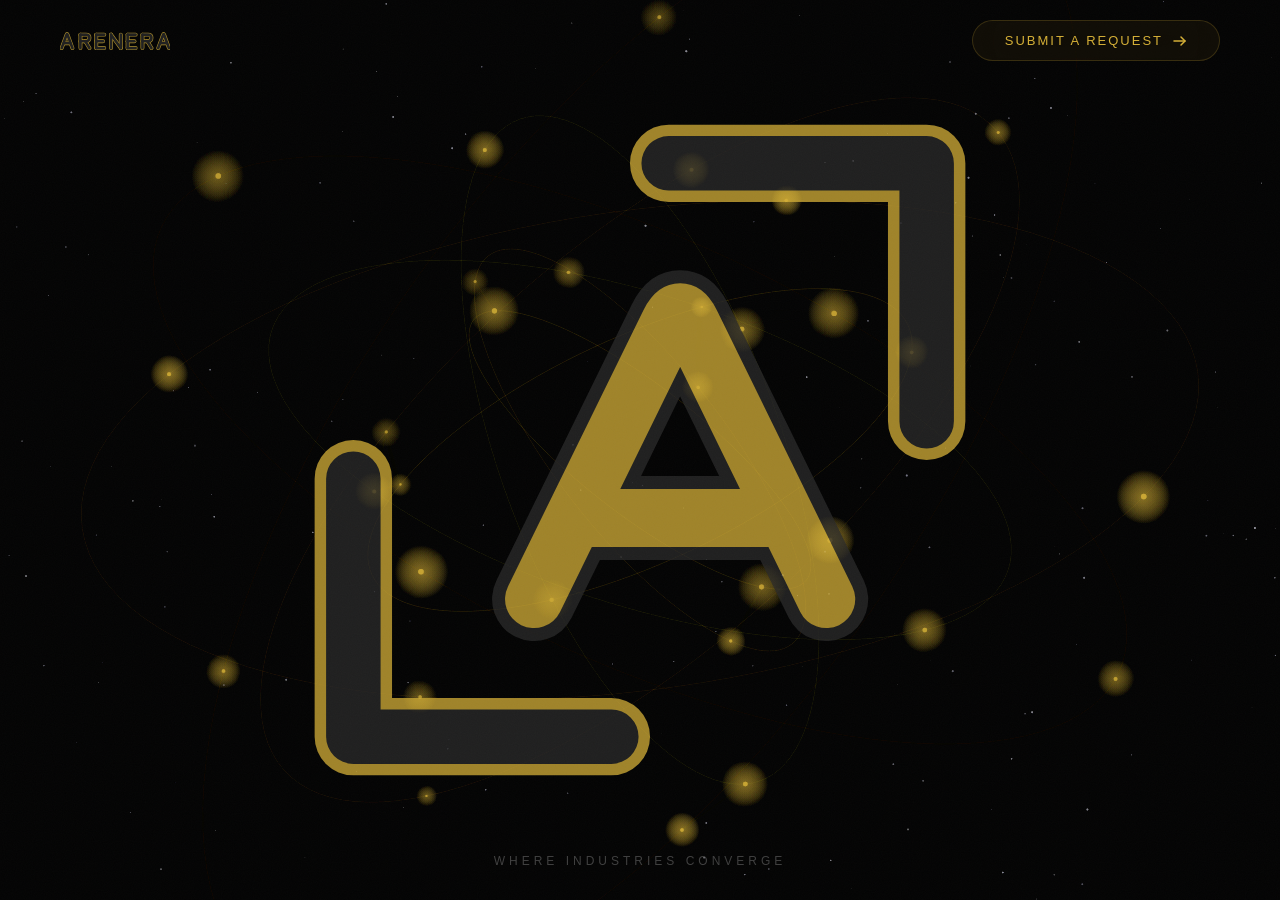
<file: index.html>
<!DOCTYPE html>
<html lang="en">
<head>
  <meta charset="UTF-8">
  <meta name="viewport" content="width=device-width, initial-scale=1.0">
  <title>ARENERA — Where Industries Converge</title>
  <meta name="description" content="Arenera — a premium holding company spanning construction, agriculture, fintech, investments, IT, and AI.">
  <link rel="icon" type="image/svg+xml" href="assets/logo.svg">
  <style>
    *, *::before, *::after { margin: 0; padding: 0; box-sizing: border-box; }
    :root { --black: #050505; --gold: #D4AF37; --platinum: #E5E4E2; --silver: #7A7A7A; }

    html, body {
      height: 100%; overflow: hidden;
      font-family: -apple-system, 'Helvetica Neue', 'Helvetica', 'Arial', sans-serif;
      background: var(--black); color: var(--platinum);
      -webkit-font-smoothing: antialiased;
    }

    /* ─── Header ─── */
    .header {
      position: fixed; top: 0; left: 0; right: 0; z-index: 100;
      display: flex; align-items: center; justify-content: space-between;
      padding: 20px clamp(24px, 5vw, 60px);
    }
    .header-wordmark { height: 18px; width: auto; opacity: 0.8; }

    /* Brand button — iOS 26 + Arenera identity */
    .btn-brand {
      display: inline-flex; align-items: center; gap: 10px;
      padding: 12px 32px;
      font-size: 13px; font-weight: 500; letter-spacing: 2px; text-transform: uppercase;
      color: var(--gold);
      background: rgba(212, 175, 55, 0.06);
      backdrop-filter: blur(24px) saturate(180%);
      -webkit-backdrop-filter: blur(24px) saturate(180%);
      border: 1px solid rgba(212, 175, 55, 0.2);
      border-radius: 100px;
      cursor: pointer; text-decoration: none;
      font-family: inherit;
      transition: all 0.4s cubic-bezier(0.16, 1, 0.3, 1);
      position: relative; overflow: hidden;
    }
    .btn-brand::before {
      content: ''; position: absolute; inset: 0;
      background: linear-gradient(135deg, rgba(212,175,55,0.15), rgba(212,175,55,0.03));
      border-radius: 100px; opacity: 0;
      transition: opacity 0.4s;
    }
    .btn-brand:hover {
      border-color: rgba(212, 175, 55, 0.45);
      box-shadow: 0 0 28px rgba(212, 175, 55, 0.12), inset 0 0 20px rgba(212, 175, 55, 0.04);
      transform: scale(1.03);
    }
    .btn-brand:hover::before { opacity: 1; }
    .btn-brand:active { transform: scale(0.97); }
    .btn-brand span, .btn-brand svg { position: relative; z-index: 1; }
    .btn-brand svg { transition: transform 0.3s; }
    .btn-brand:hover svg { transform: translateX(3px); }

    /* ─── Canvas ─── */
    #bg-canvas { position: fixed; inset: 0; z-index: 0; }

    /* ─── Logo ─── */
    .logo-center {
      position: fixed; inset: 0; z-index: 10;
      display: flex; align-items: center; justify-content: center;
      pointer-events: none;
    }
    .logo-svg {
      width: clamp(420px, 75vw, 860px);
      height: clamp(420px, 75vw, 860px);
      opacity: 0;
    }

    /* All parts hidden initially */
    .logo-svg .bracket-bl,
    .logo-svg .bracket-tr,
    .logo-svg .letter-a { opacity: 0; }

    /* Stroke draw-in setup */
    .logo-svg path, .logo-svg g path {
      stroke-dasharray: 600;
      stroke-dashoffset: 600;
    }

    /* ── Stage 1: Container fades in ── */
    .logo-svg.animate {
      animation: logo-container-in 0.6s ease-out forwards;
    }

    @keyframes logo-container-in {
      from { opacity: 0; transform: scale(0.9); }
      to { opacity: 0.75; transform: scale(1); }
    }

    /* ── Stage 2: Bottom-left bracket draws in ── */
    .logo-svg.animate .bracket-bl {
      animation: part-fade-in 0.4s 0.3s ease-out forwards;
    }
    .logo-svg.animate .bracket-bl path {
      animation: draw-stroke 1.4s 0.3s cubic-bezier(0.4, 0, 0.2, 1) forwards;
    }

    /* ── Stage 3: Top-right bracket draws in ── */
    .logo-svg.animate .bracket-tr {
      animation: part-fade-in 0.4s 0.9s ease-out forwards;
    }
    .logo-svg.animate .bracket-tr path {
      animation: draw-stroke 1.4s 0.9s cubic-bezier(0.4, 0, 0.2, 1) forwards;
    }

    /* ── Stage 4: Letter A draws in last ── */
    .logo-svg.animate .letter-a {
      animation: part-fade-in 0.5s 1.6s ease-out forwards;
    }
    .logo-svg.animate .letter-a path {
      animation: draw-stroke 1.8s 1.6s cubic-bezier(0.4, 0, 0.2, 1) forwards;
    }

    @keyframes part-fade-in {
      from { opacity: 0; }
      to { opacity: 1; }
    }

    @keyframes draw-stroke {
      to { stroke-dashoffset: 0; }
    }

    /* ── Shimmer + breathe after all parts drawn ── */
    .logo-svg.animate {
      animation: logo-container-in 0.6s ease-out forwards,
                 logo-shimmer 5s 3.8s ease-in-out infinite,
                 logo-breathe 7s 4s ease-in-out infinite;
    }

    @keyframes logo-shimmer {
      0%, 100% { filter: drop-shadow(0 0 40px rgba(212,175,55,0.04)) brightness(1); }
      50% { filter: drop-shadow(0 0 70px rgba(212,175,55,0.10)) brightness(1.03); }
    }

    @keyframes logo-breathe {
      0%, 100% { transform: scale(1); }
      50% { transform: scale(1.008); }
    }

    /* ─── Noise ─── */
    .noise {
      position: fixed; inset: 0; pointer-events: none; z-index: 50; opacity: 0.025;
      background-image: url("data:image/svg+xml,%3Csvg viewBox='0 0 256 256' xmlns='http://www.w3.org/2000/svg'%3E%3Cfilter id='n'%3E%3CfeTurbulence type='fractalNoise' baseFrequency='0.9' numOctaves='4' stitchTiles='stitch'/%3E%3C/filter%3E%3Crect width='100%25' height='100%25' filter='url(%23n)'/%3E%3C/svg%3E");
      background-repeat: repeat; background-size: 256px;
    }

    /* ─── Tagline ─── */
    .tagline {
      position: fixed; bottom: 32px; left: 0; right: 0; z-index: 10;
      text-align: center;
      font-size: 12px; font-weight: 400; letter-spacing: 4px;
      text-transform: uppercase; color: var(--silver); opacity: 0;
      animation: fade-up 1s 3s ease-out forwards;
    }
    @keyframes fade-up {
      from { opacity: 0; transform: translateY(10px); }
      to { opacity: 0.5; transform: translateY(0); }
    }

    /* ─── Mobile responsive ─── */
    @media (max-width: 768px) {
      .header {
        padding: 14px 16px;
      }
      .header-wordmark { height: 14px; }
      .btn-brand {
        padding: 10px 20px;
        font-size: 11px; letter-spacing: 1.5px;
        gap: 6px;
      }
      .btn-brand svg { width: 11px; height: 11px; }
      .logo-svg {
        width: clamp(280px, 85vw, 420px);
        height: clamp(280px, 85vw, 420px);
      }
      .tagline {
        bottom: 20px;
        font-size: 10px; letter-spacing: 3px;
      }
    }

    @media (max-width: 480px) {
      .header {
        padding: 12px 14px;
      }
      .header-wordmark { height: 12px; }
      .btn-brand {
        padding: 8px 16px;
        font-size: 10px; letter-spacing: 1px;
        gap: 5px;
      }
      .logo-svg {
        width: clamp(240px, 88vw, 340px);
        height: clamp(240px, 88vw, 340px);
      }
      .tagline {
        bottom: 16px;
        font-size: 9px; letter-spacing: 2.5px;
      }
    }

    /* Landscape phones */
    @media (max-height: 500px) {
      .logo-svg {
        width: clamp(200px, 60vh, 360px);
        height: clamp(200px, 60vh, 360px);
      }
      .tagline { bottom: 8px; font-size: 9px; }
    }
  </style>
</head>
<body>

  <div class="noise" aria-hidden="true"></div>

  <!-- Header -->
  <header class="header">
    <svg class="header-wordmark" viewBox="-2 -6 454 74" xmlns="http://www.w3.org/2000/svg" aria-label="Arenera">
      <g fill="none" stroke="#D4AF37" stroke-width="16" stroke-linecap="round" stroke-linejoin="round">
        <path d="M 5 60 L 25 5 Q 27 0 29 5 L 49 60"/><path d="M 14 40 L 40 40"/><path d="M 82 60 L 82 5"/><path d="M 82 5 L 105 5 Q 119 5 119 18 Q 119 32 105 32 L 82 32"/><path d="M 102 32 L 119 60"/><path d="M 147 60 L 147 5"/><path d="M 147 5 L 180 5"/><path d="M 147 32 L 175 32"/><path d="M 147 60 L 180 60"/><path d="M 208 60 L 208 5"/><path d="M 208 5 L 248 60"/><path d="M 248 60 L 248 5"/><path d="M 276 60 L 276 5"/><path d="M 276 5 L 309 5"/><path d="M 276 32 L 304 32"/><path d="M 276 60 L 309 60"/><path d="M 337 60 L 337 5"/><path d="M 337 5 L 360 5 Q 374 5 374 18 Q 374 32 360 32 L 337 32"/><path d="M 357 32 L 374 60"/><path d="M 402 60 L 422 5 Q 424 0 426 5 L 446 60"/><path d="M 411 40 L 437 40"/>
      </g>
      <g fill="none" stroke="#2A2A2A" stroke-width="11" stroke-linecap="round" stroke-linejoin="round">
        <path d="M 5 60 L 25 5 Q 27 0 29 5 L 49 60"/><path d="M 14 40 L 40 40"/><path d="M 82 60 L 82 5"/><path d="M 82 5 L 105 5 Q 119 5 119 18 Q 119 32 105 32 L 82 32"/><path d="M 102 32 L 119 60"/><path d="M 147 60 L 147 5"/><path d="M 147 5 L 180 5"/><path d="M 147 32 L 175 32"/><path d="M 147 60 L 180 60"/><path d="M 208 60 L 208 5"/><path d="M 208 5 L 248 60"/><path d="M 248 60 L 248 5"/><path d="M 276 60 L 276 5"/><path d="M 276 5 L 309 5"/><path d="M 276 32 L 304 32"/><path d="M 276 60 L 309 60"/><path d="M 337 60 L 337 5"/><path d="M 337 5 L 360 5 Q 374 5 374 18 Q 374 32 360 32 L 337 32"/><path d="M 357 32 L 374 60"/><path d="M 402 60 L 422 5 Q 424 0 426 5 L 446 60"/><path d="M 411 40 L 437 40"/>
      </g>
    </svg>
    <a href="mailto:bv@arenera.limited" class="btn-brand">
      <span>Submit a Request</span>
      <svg width="14" height="14" viewBox="0 0 14 14" fill="none" stroke="currentColor" stroke-width="1.5" stroke-linecap="round" stroke-linejoin="round">
        <line x1="1" y1="7" x2="12" y2="7"/><polyline points="8,3 12,7 8,11"/>
      </svg>
    </a>
  </header>

  <!-- Background -->
  <canvas id="bg-canvas" aria-hidden="true"></canvas>

  <!-- Centered logo -->
  <div class="logo-center">
    <svg class="logo-svg" viewBox="0 0 300 300" xmlns="http://www.w3.org/2000/svg">
      <!-- Bottom-left bracket (square: 90×90) -->
      <g class="bracket-bl">
        <path d="M 50 160 L 50 250 L 140 250" fill="none" stroke="#D4AF37" stroke-width="27" stroke-linecap="round" stroke-linejoin="round"/>
        <path d="M 50 160 L 50 250 L 140 250" fill="none" stroke="#2A2A2A" stroke-width="19" stroke-linecap="round" stroke-linejoin="round"/>
      </g>
      <!-- Letter A (scaled 94.4%) -->
      <g class="letter-a" transform="translate(164, 152) scale(0.944) translate(-164, -152)">
        <g fill="none" stroke="#2A2A2A" stroke-width="31" stroke-linecap="round" stroke-linejoin="round">
          <path d="M 110 205 L 160 103 Q 164 95 168 103 L 218 205"/>
          <path d="M 130 175 L 198 175"/>
        </g>
        <g fill="none" stroke="#D4AF37" stroke-width="21.4" stroke-linecap="round" stroke-linejoin="round">
          <path d="M 110 205 L 160 103 Q 164 95 168 103 L 218 205"/>
          <path d="M 130 175 L 198 175"/>
        </g>
      </g>
      <!-- Top-right bracket (square: 90×90) -->
      <g class="bracket-tr">
        <path d="M 250 140 L 250 50 L 160 50" fill="none" stroke="#D4AF37" stroke-width="27" stroke-linecap="round" stroke-linejoin="round"/>
        <path d="M 250 140 L 250 50 L 160 50" fill="none" stroke="#2A2A2A" stroke-width="19" stroke-linecap="round" stroke-linejoin="round"/>
      </g>
    </svg>
  </div>

  <p class="tagline">Where Industries Converge</p>

  <script>
  (function() {
    'use strict';

    // Trigger logo draw-in animation
    setTimeout(() => document.querySelector('.logo-svg').classList.add('animate'), 400);

    const canvas = document.getElementById('bg-canvas');
    const ctx = canvas.getContext('2d');
    let W, H, cx, cy, time = 0;

    function resize() {
      W = canvas.width = window.innerWidth;
      H = canvas.height = window.innerHeight;
      cx = W / 2; cy = H / 2;
    }
    resize();
    window.addEventListener('resize', resize);

    // ─── Full-screen orbital system ───
    const orbits = [
      { rx: 0.42, ry: 0.16, tilt: -25, speed: 0.0004,  dots: 4, opacity: 0.055 },
      { rx: 0.55, ry: 0.22, tilt: 18,  speed: -0.00028, dots: 3, opacity: 0.045 },
      { rx: 0.68, ry: 0.28, tilt: -42, speed: 0.00022, dots: 5, opacity: 0.035 },
      { rx: 0.35, ry: 0.12, tilt: 52,  speed: 0.00038, dots: 3, opacity: 0.05 },
      { rx: 0.80, ry: 0.34, tilt: -8,  speed: -0.00018, dots: 4, opacity: 0.03 },
      { rx: 0.30, ry: 0.09, tilt: 38,  speed: 0.00048, dots: 2, opacity: 0.055 },
      { rx: 0.92, ry: 0.40, tilt: -55, speed: 0.00014, dots: 5, opacity: 0.022 },
      { rx: 0.50, ry: 0.20, tilt: 70,  speed: -0.00032, dots: 3, opacity: 0.04 },
      { rx: 0.75, ry: 0.30, tilt: 25,  speed: 0.0002,  dots: 4, opacity: 0.028 },
    ];

    orbits.forEach(o => {
      o.satellites = [];
      for (let i = 0; i < o.dots; i++) {
        o.satellites.push({
          angle: (Math.PI * 2 / o.dots) * i + Math.random() * 0.8,
          size: 1 + Math.random() * 1.8,
          brightness: 0.35 + Math.random() * 0.65,
        });
      }
    });

    // ─── Dense star field ───
    const stars = [];
    for (let i = 0; i < 200; i++) {
      stars.push({
        x: Math.random(), y: Math.random(),
        size: Math.random() * 0.9 + 0.15,
        twinkleSpeed: 0.0008 + Math.random() * 0.004,
        twinkleOffset: Math.random() * Math.PI * 2,
        baseOpacity: 0.08 + Math.random() * 0.2,
      });
    }

    function getAllSatPositions() {
      const positions = [];
      const dim = Math.max(W, H);
      orbits.forEach(o => {
        const tiltRad = o.tilt * Math.PI / 180;
        const cosT = Math.cos(tiltRad), sinT = Math.sin(tiltRad);
        const aRx = o.rx * dim * 0.55;
        const aRy = o.ry * dim * 0.55;
        o.satellites.forEach(s => {
          const a = s.angle + time * o.speed;
          const px = Math.cos(a) * aRx, py = Math.sin(a) * aRy;
          positions.push({ x: cx + px * cosT - py * sinT, y: cy + px * sinT + py * cosT, brightness: s.brightness });
        });
      });
      return positions;
    }

    function draw() {
      time++;
      ctx.fillStyle = 'rgba(5, 5, 5, 0.12)';
      ctx.fillRect(0, 0, W, H);

      // Stars
      stars.forEach(s => {
        const twinkle = Math.sin(time * s.twinkleSpeed + s.twinkleOffset) * 0.5 + 0.5;
        ctx.beginPath();
        ctx.arc(s.x * W, s.y * H, s.size, 0, Math.PI * 2);
        ctx.fillStyle = `rgba(200, 200, 215, ${s.baseOpacity * (0.4 + twinkle * 0.6)})`;
        ctx.fill();
      });

      const dim = Math.max(W, H);

      // Orbits + satellites
      orbits.forEach(o => {
        const tiltRad = o.tilt * Math.PI / 180;
        const cosT = Math.cos(tiltRad), sinT = Math.sin(tiltRad);
        const aRx = o.rx * dim * 0.55;
        const aRy = o.ry * dim * 0.55;

        // Orbit ring
        ctx.beginPath();
        for (let i = 0; i <= 120; i++) {
          const a = (i / 120) * Math.PI * 2;
          const px = Math.cos(a) * aRx, py = Math.sin(a) * aRy;
          const x = cx + px * cosT - py * sinT, y = cy + px * sinT + py * cosT;
          i === 0 ? ctx.moveTo(x, y) : ctx.lineTo(x, y);
        }
        ctx.closePath();
        ctx.strokeStyle = `rgba(212, 175, 55, ${o.opacity})`;
        ctx.lineWidth = 0.5;
        ctx.stroke();

        // Satellites
        o.satellites.forEach(s => {
          const a = s.angle + time * o.speed;
          const px = Math.cos(a) * aRx, py = Math.sin(a) * aRy;
          const sx = cx + px * cosT - py * sinT;
          const sy = cy + px * sinT + py * cosT;

          // Glow
          const g = ctx.createRadialGradient(sx, sy, 0, sx, sy, s.size * 10);
          g.addColorStop(0, `rgba(212,175,55,${0.18 * s.brightness})`);
          g.addColorStop(1, 'rgba(212,175,55,0)');
          ctx.beginPath(); ctx.arc(sx, sy, s.size * 10, 0, Math.PI * 2);
          ctx.fillStyle = g; ctx.fill();

          // Core
          ctx.beginPath(); ctx.arc(sx, sy, s.size, 0, Math.PI * 2);
          ctx.fillStyle = `rgba(212,175,55,${0.65 * s.brightness})`;
          ctx.fill();
        });
      });

      // Connection lines
      const sats = getAllSatPositions();
      for (let i = 0; i < sats.length; i++) {
        for (let j = i + 1; j < sats.length; j++) {
          const dx = sats[i].x - sats[j].x, dy = sats[i].y - sats[j].y;
          const dist = Math.sqrt(dx * dx + dy * dy);
          const maxDist = dim * 0.14;
          if (dist < maxDist) {
            ctx.beginPath();
            ctx.moveTo(sats[i].x, sats[i].y);
            ctx.lineTo(sats[j].x, sats[j].y);
            ctx.strokeStyle = `rgba(212,175,55,${0.04 * (1 - dist / maxDist)})`;
            ctx.lineWidth = 0.4;
            ctx.stroke();
          }
        }
      }

      requestAnimationFrame(draw);
    }

    ctx.fillStyle = 'rgb(5,5,5)';
    ctx.fillRect(0, 0, W, H);
    draw();
  })();
  </script>
</body>
</html>
</file>
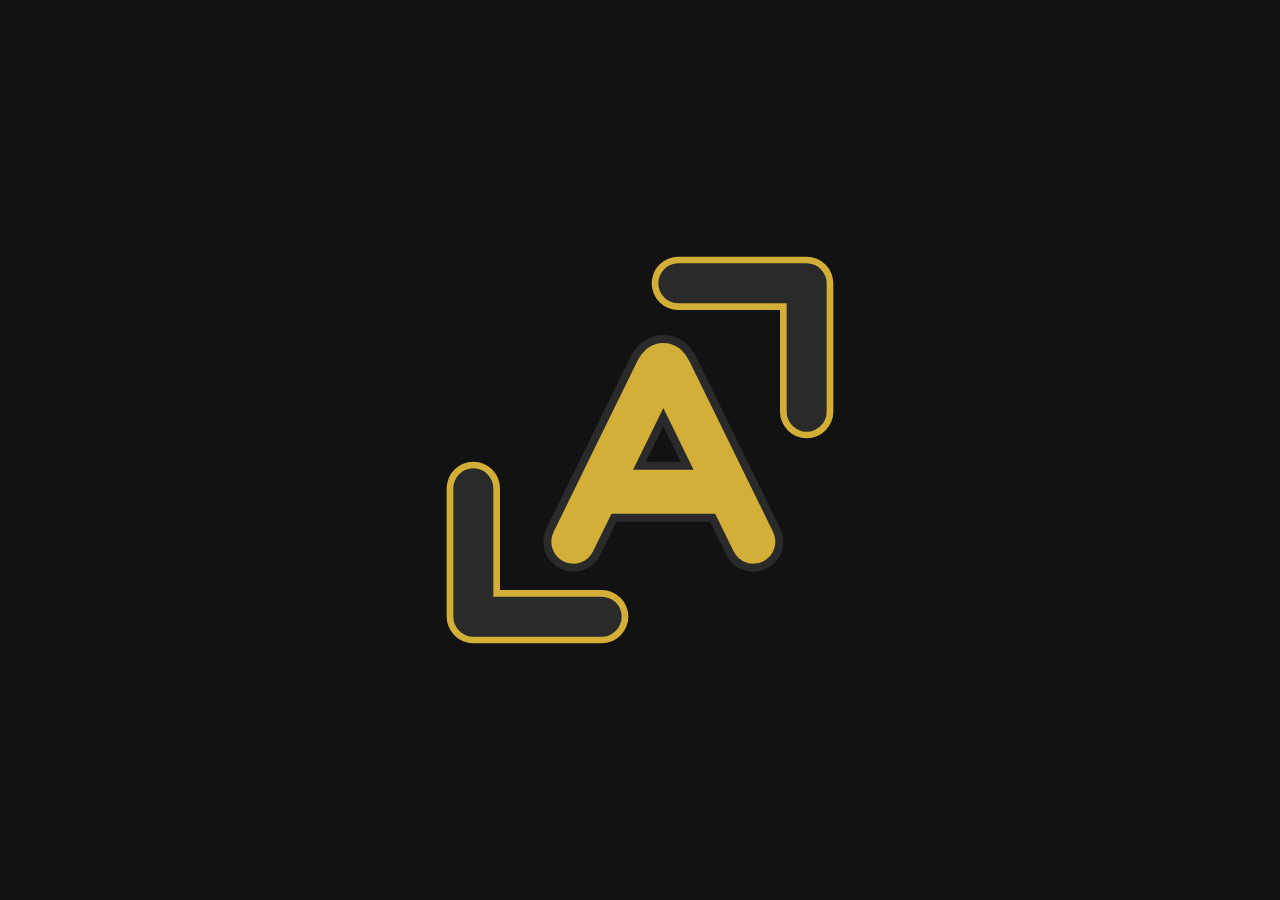
<file: arenera_logo.html>
<!DOCTYPE html>
<html lang="ru">
<head>
    <meta charset="UTF-8">
    <title>Arenera - Перекрестный Контраст</title>
    <style>
        body {
            /* Темный фон для контраста */
            background-color: #121212; 
            display: flex;
            justify-content: center;
            align-items: center;
            height: 100vh;
            margin: 0;
        }
        .canvas {
            width: 500px;
            height: 500px;
        }
    </style>
</head>
<body>

    <div class="canvas">
        <svg viewBox="0 0 300 300" xmlns="http://www.w3.org/2000/svg">
            
            <path d="M 50 173 L 50 250 L 127 250" 
                  fill="none" stroke="#D4AF37" stroke-width="32" 
                  stroke-linecap="round" stroke-linejoin="round"/>
            <path d="M 50 173 L 50 250 L 127 250" 
                  fill="none" stroke="#2A2A2A" stroke-width="24" 
                  stroke-linecap="round" stroke-linejoin="round"/>


            <g>
                <g fill="none" stroke="#2A2A2A" stroke-width="36" stroke-linecap="round" stroke-linejoin="round">
                    <path d="M 110 205 L 160 103 Q 164 95 168 103 L 218 205" />
                    <path d="M 130 175 L 198 175" />
                </g>
                
                <g fill="none" stroke="#D4AF37" stroke-width="26.4" stroke-linecap="round" stroke-linejoin="round">
                    <path d="M 110 205 L 160 103 Q 164 95 168 103 L 218 205" />
                    <path d="M 130 175 L 198 175" />
                </g>
            </g>


            <path d="M 250 127 L 250 50 L 173 50" 
                  fill="none" stroke="#D4AF37" stroke-width="32" 
                  stroke-linecap="round" stroke-linejoin="round"/>
            <path d="M 250 127 L 250 50 L 173 50" 
                  fill="none" stroke="#2A2A2A" stroke-width="24" 
                  stroke-linecap="round" stroke-linejoin="round"/>

        </svg>
    </div>

</body>
</html>
</file>
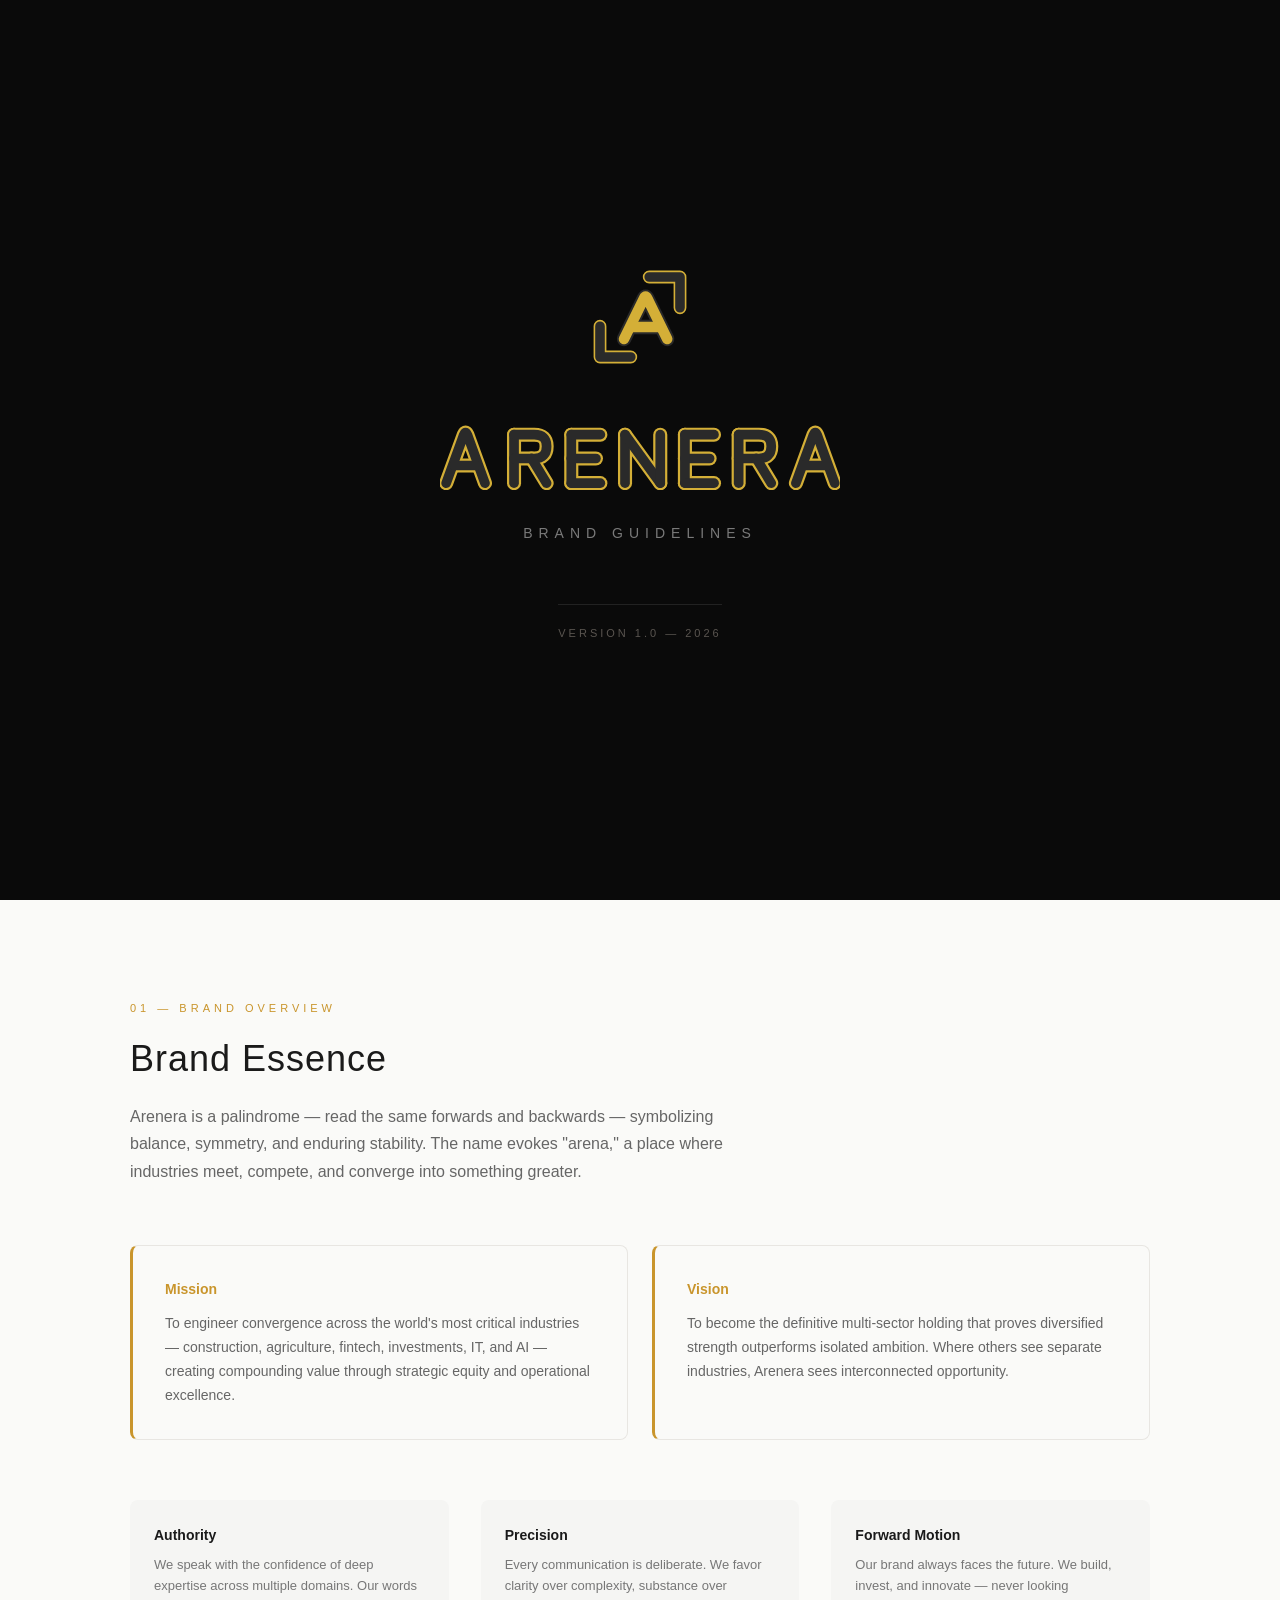
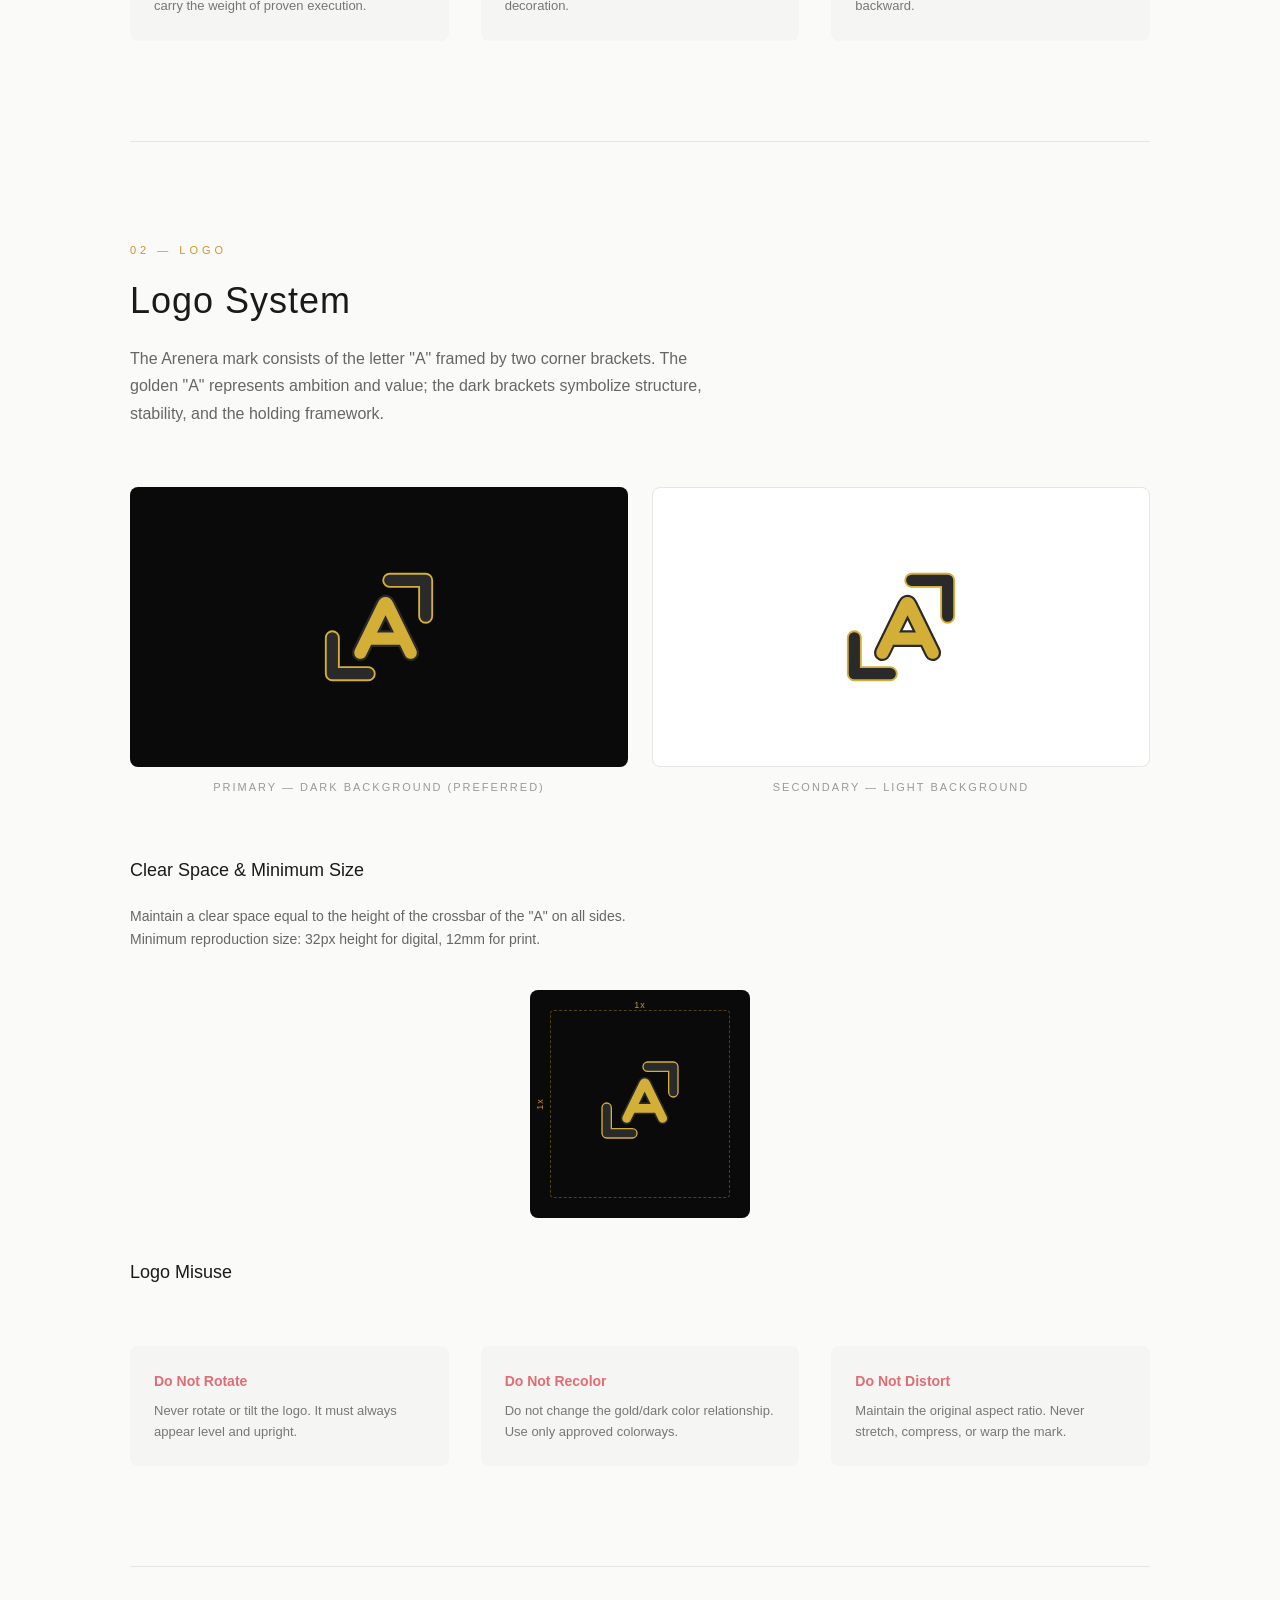
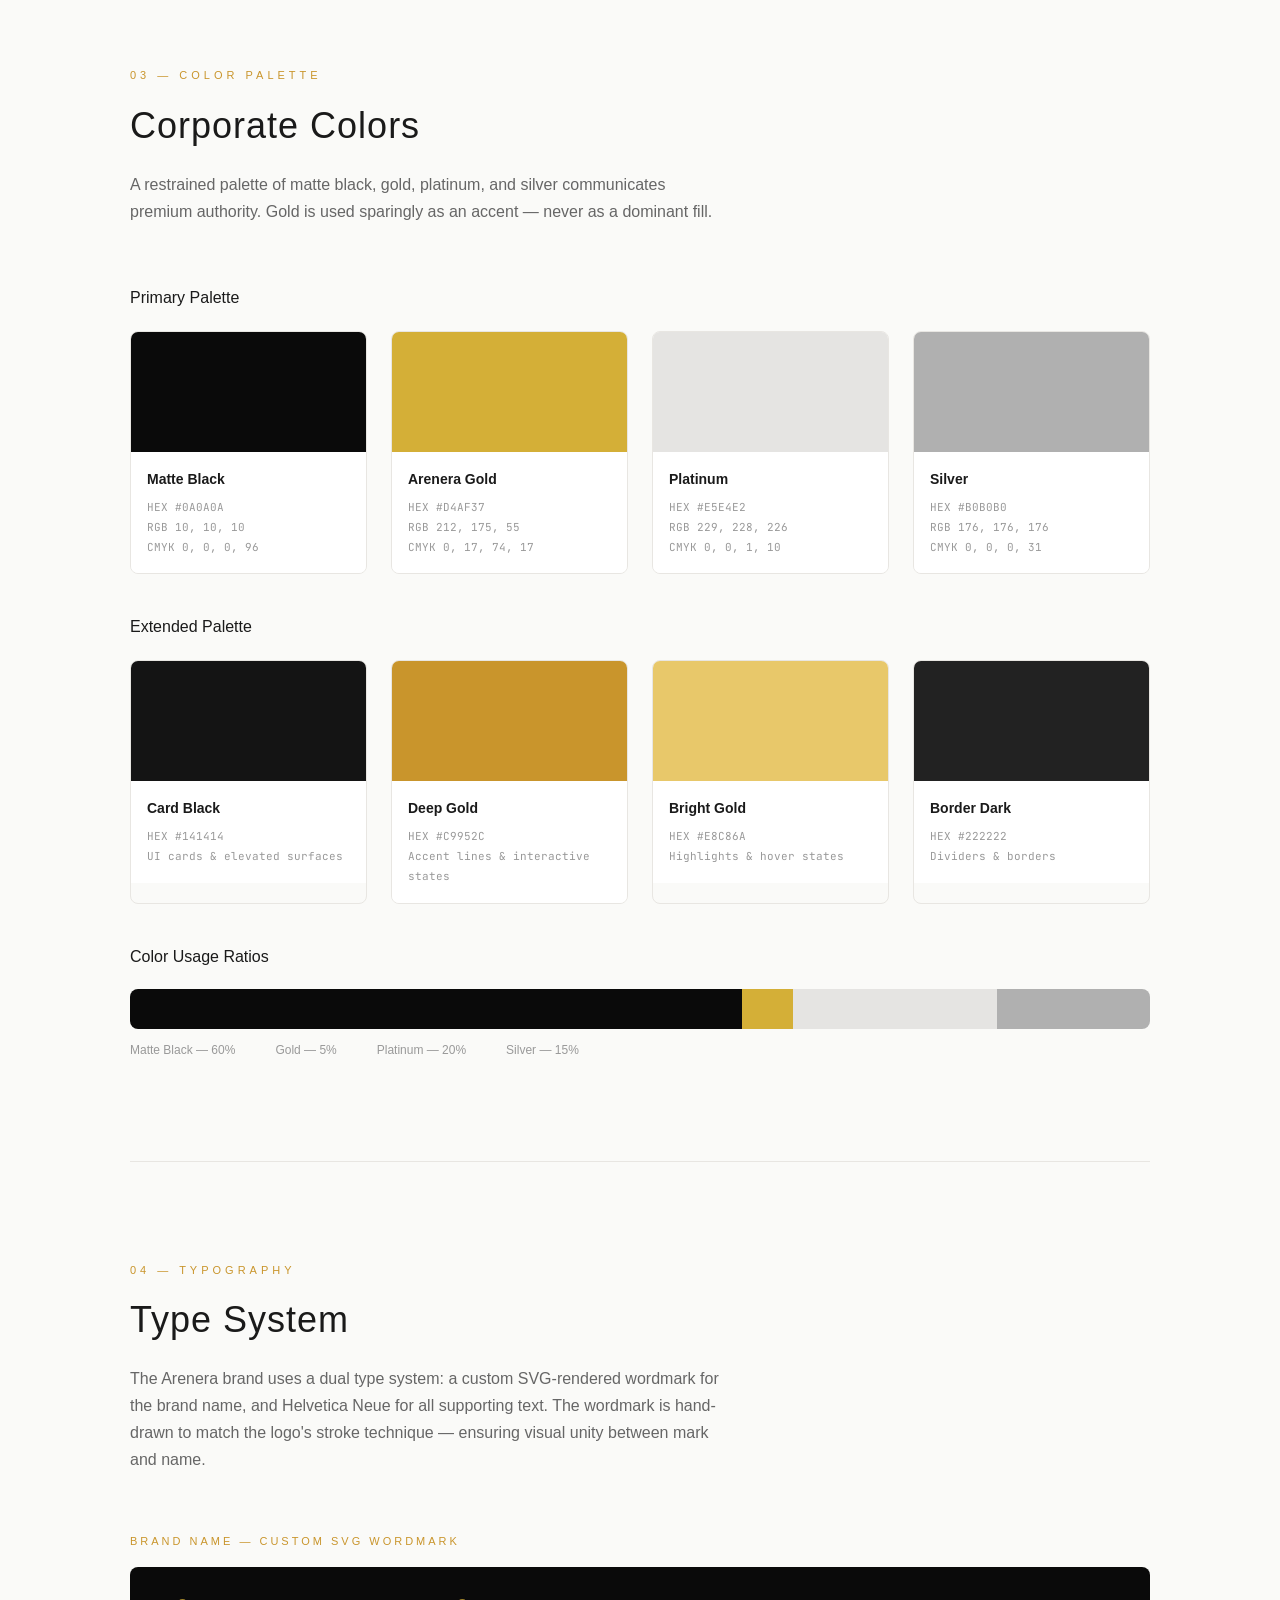
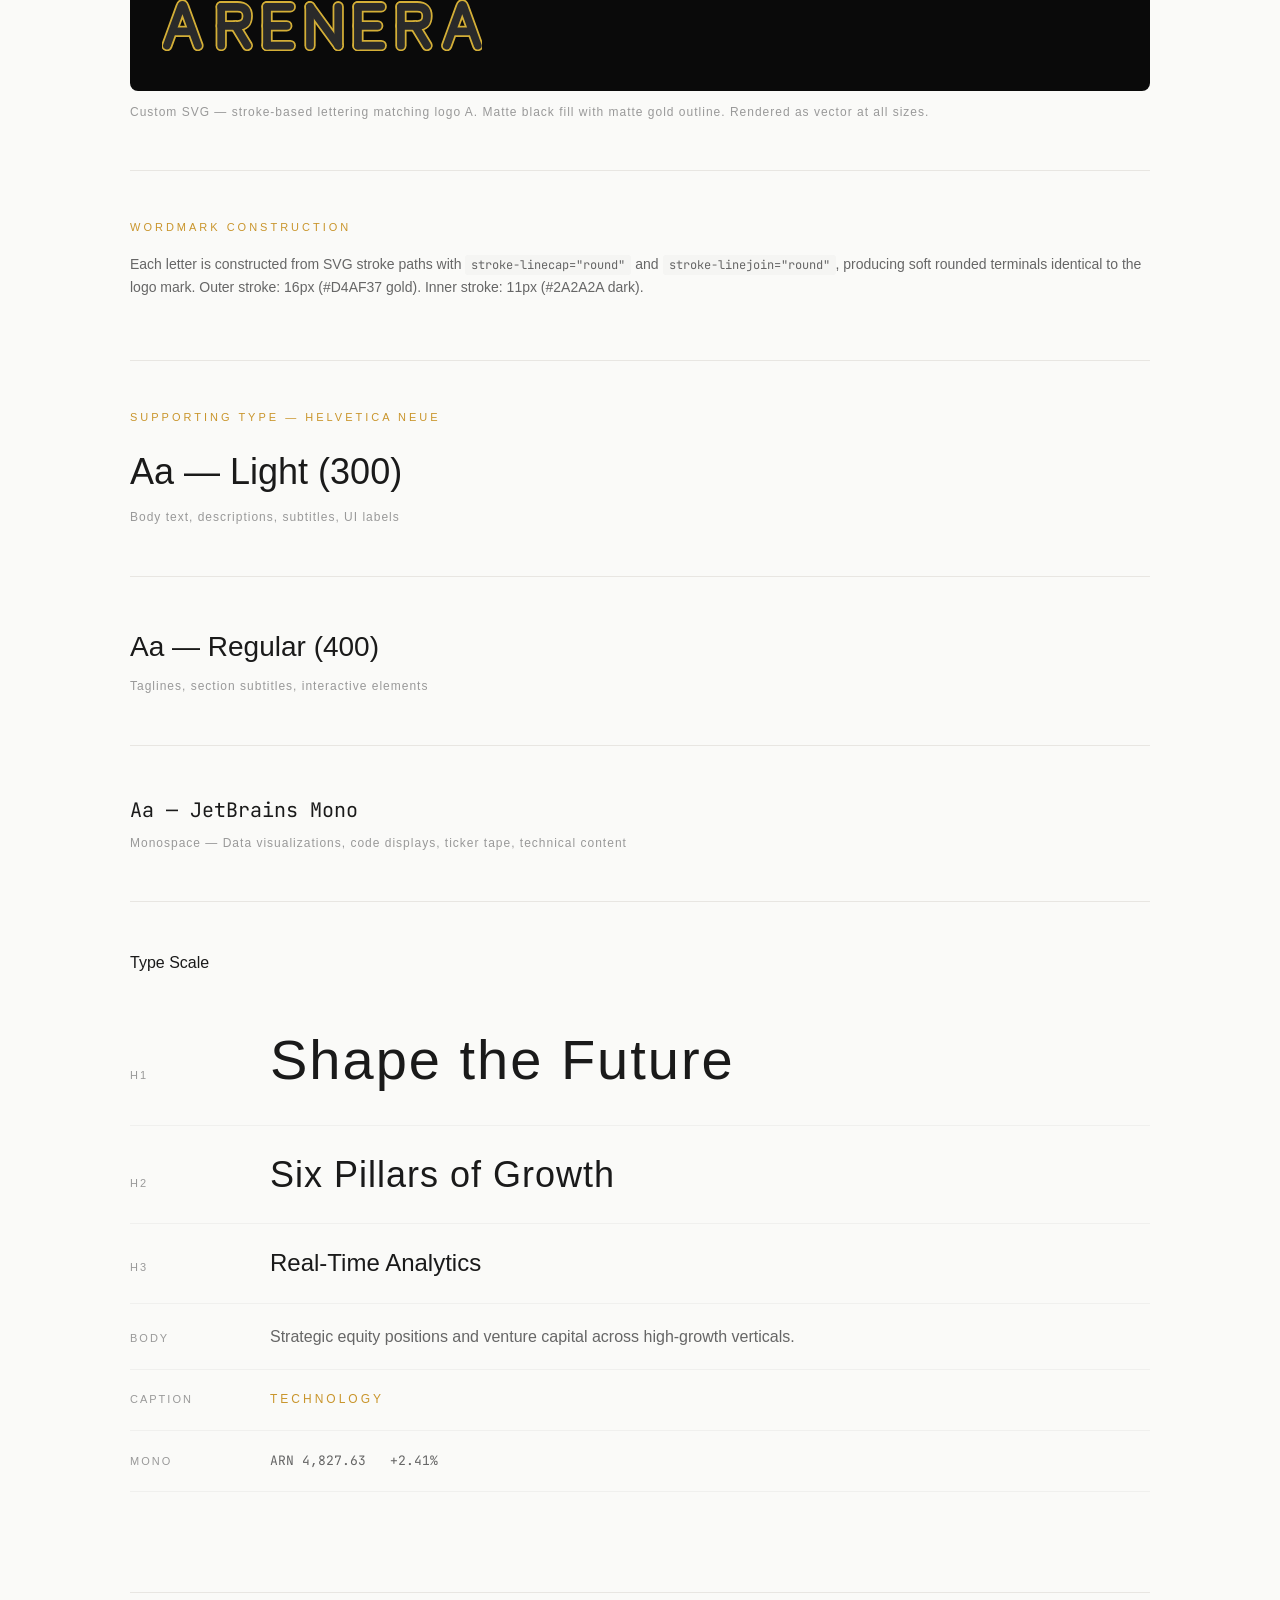
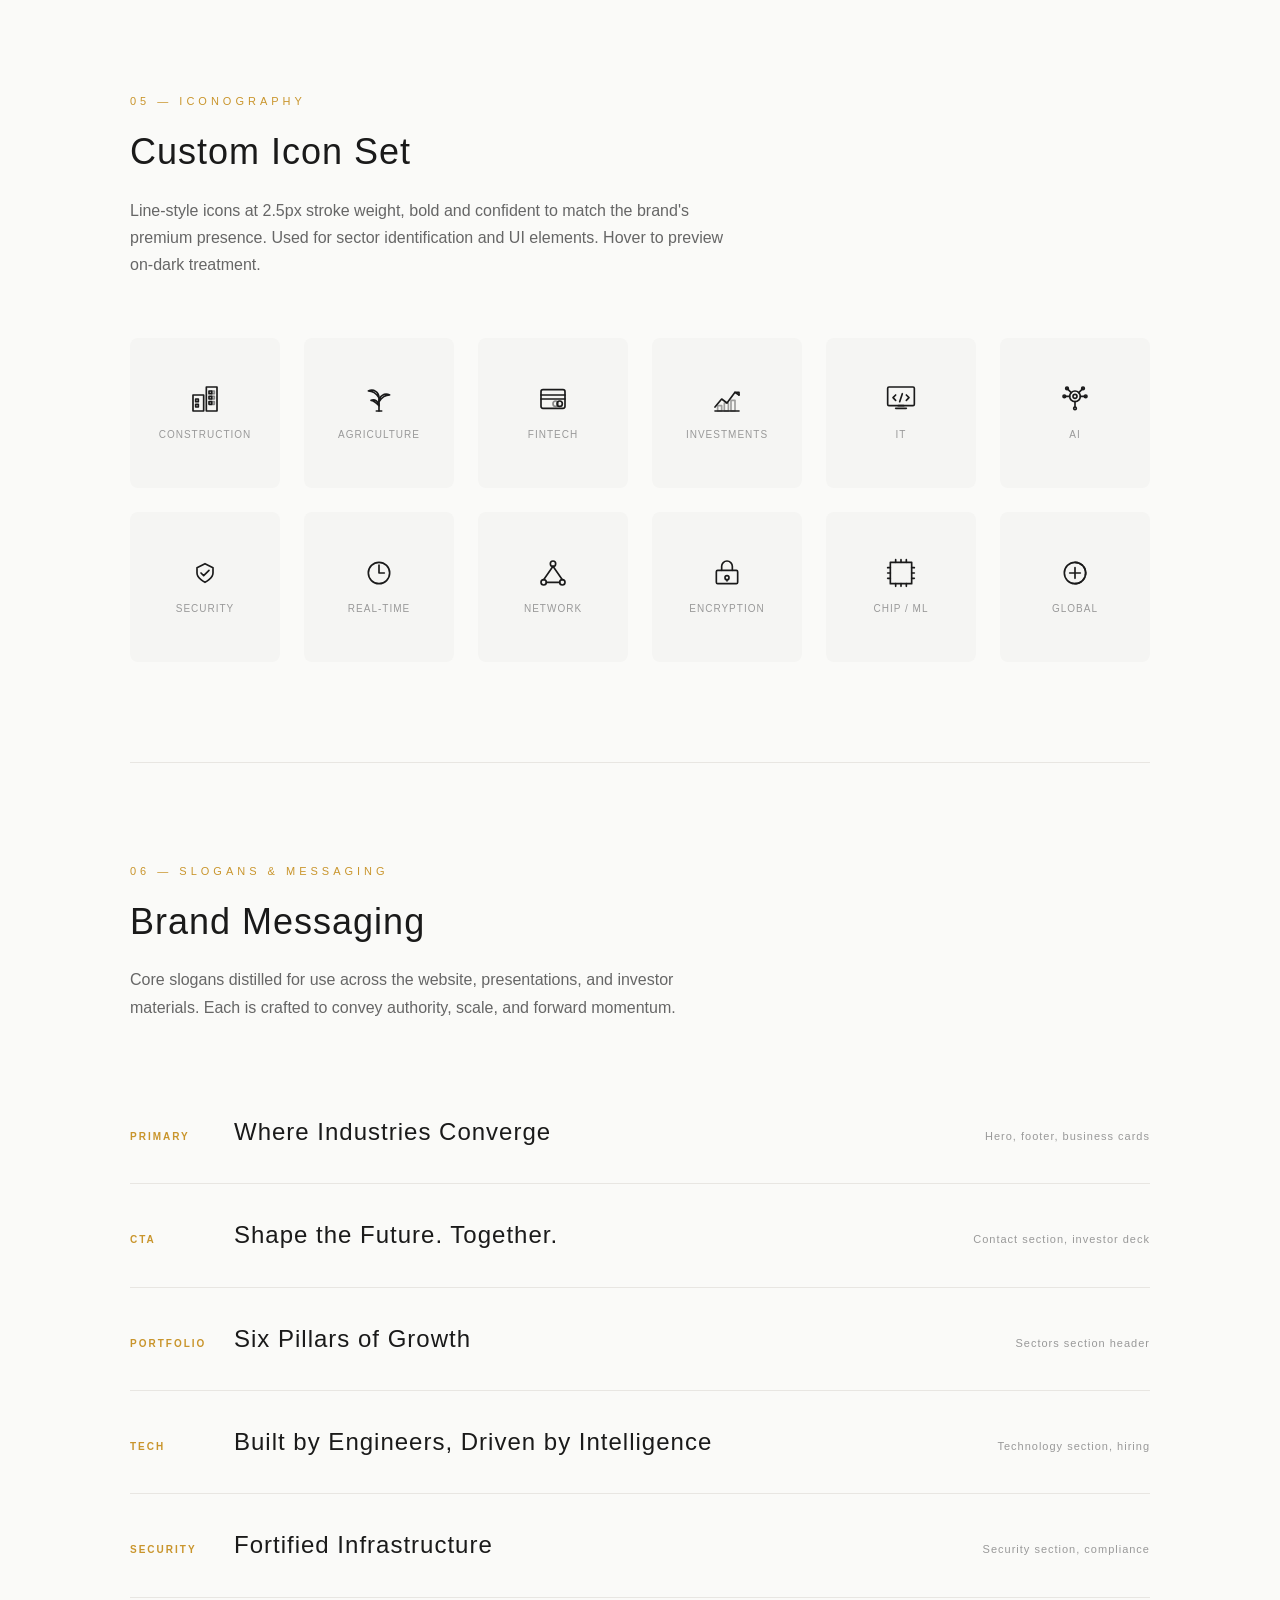
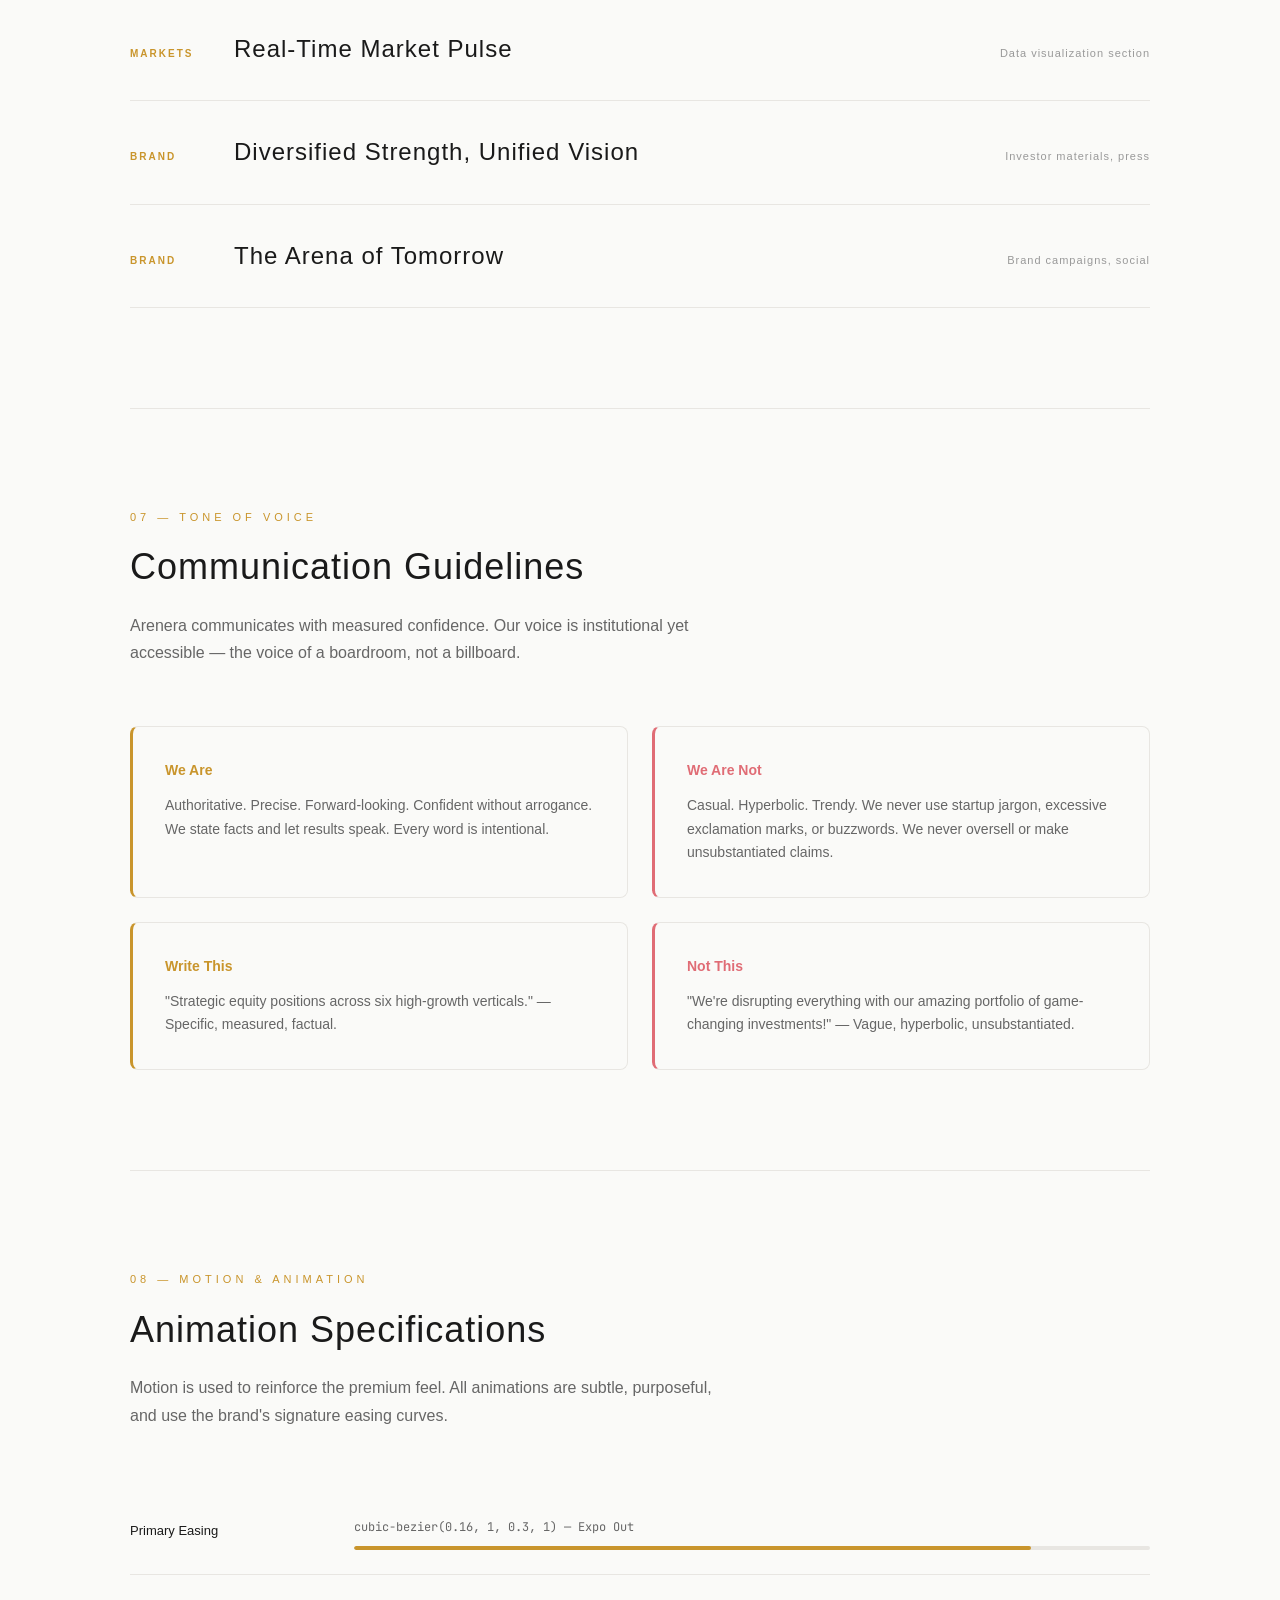
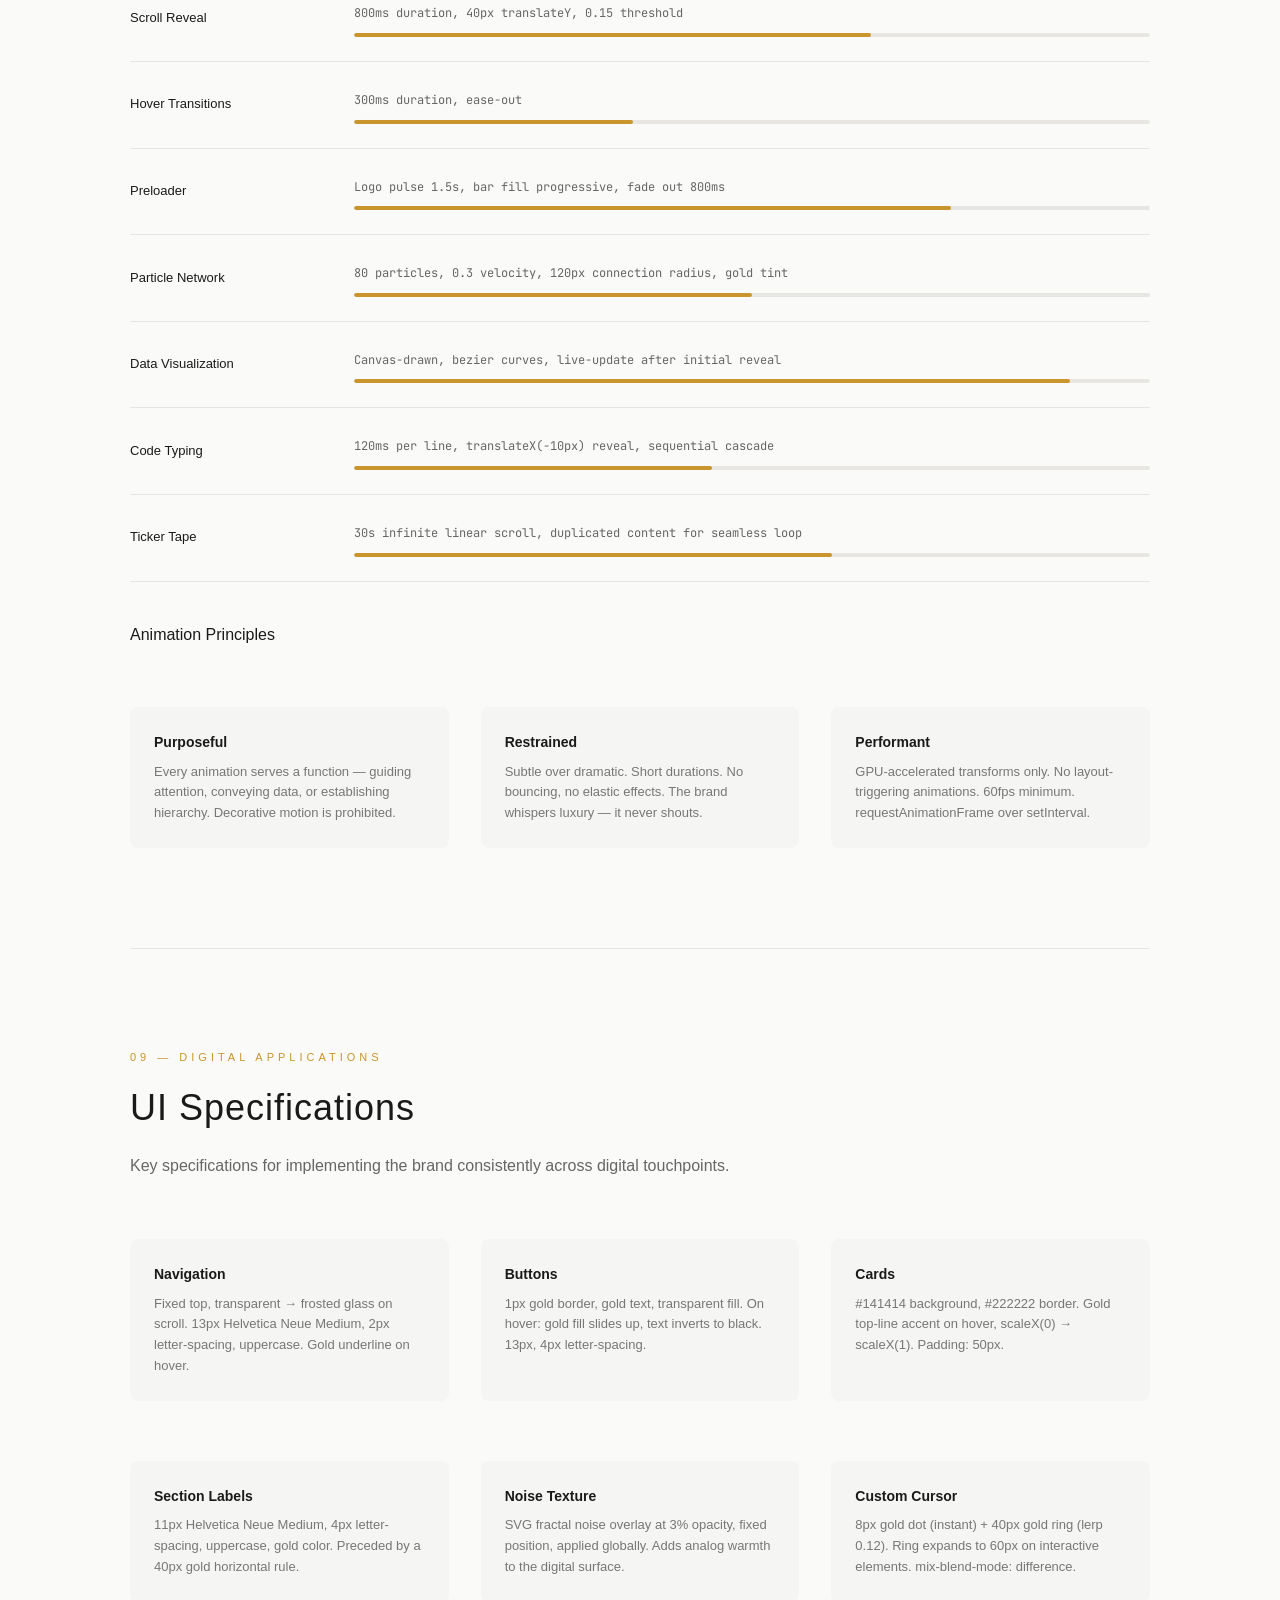
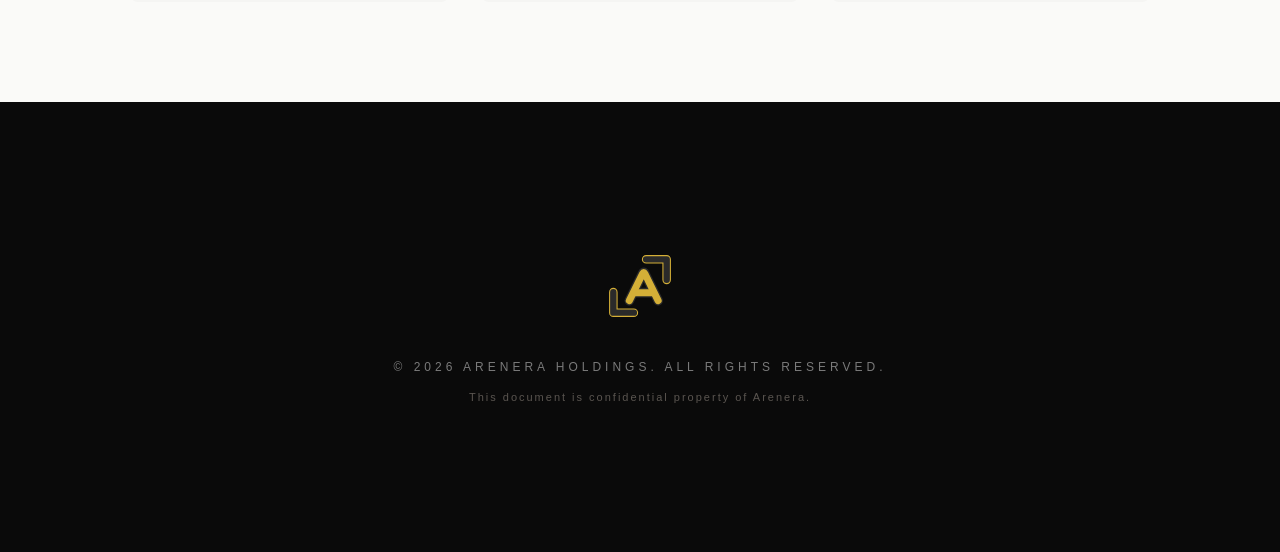
<file: brand-book.html>
<!DOCTYPE html>
<html lang="en">
<head>
  <meta charset="UTF-8">
  <meta name="viewport" content="width=device-width, initial-scale=1.0">
  <title>ARENERA — Brand Book</title>
  <link rel="preconnect" href="https://fonts.googleapis.com">
  <link rel="preconnect" href="https://fonts.gstatic.com" crossorigin>
  <link href="https://fonts.googleapis.com/css2?family=JetBrains+Mono:wght@300;400&display=swap" rel="stylesheet">
  <style>
    :root {
      --black: #0A0A0A;
      --black-light: #111111;
      --black-card: #141414;
      --black-elevated: #1A1A1A;
      --black-border: #222222;
      --gold: #C9952C;
      --gold-light: #D4A843;
      --gold-bright: #E8C86A;
      --gold-dim: #8B6914;
      --gold-logo: #D4AF37;
      --platinum: #E5E4E2;
      --silver: #B0B0B0;
      --silver-dark: #7A7A7A;
      --text-primary: #F0EDE6;
      --text-secondary: #9A9590;
      --text-muted: #5A5550;
    }

    *, *::before, *::after { margin: 0; padding: 0; box-sizing: border-box; }

    html { scroll-behavior: smooth; }

    body {
      font-family: 'Helvetica Neue', 'Helvetica', 'Arial', sans-serif;
      background: #FAFAF8;
      color: #1A1A1A;
      line-height: 1.6;
      -webkit-font-smoothing: antialiased;
    }

    /* ─── Layout ─── */
    .page { max-width: 1100px; margin: 0 auto; padding: 0 40px; }

    .bb-cover {
      min-height: 100vh;
      background: var(--black);
      display: flex;
      align-items: center;
      justify-content: center;
      flex-direction: column;
      text-align: center;
      padding: 60px 40px;
    }

    .bb-cover svg { width: 120px; height: 120px; margin-bottom: 48px; }

    .bb-cover h1 {
      font-size: 64px;
      font-weight: 200;
      letter-spacing: 20px;
      text-transform: uppercase;
      color: var(--platinum);
      margin-bottom: 16px;
    }

    .bb-cover h1 span { color: var(--gold); }

    .bb-cover .sub {
      font-size: 14px;
      letter-spacing: 6px;
      text-transform: uppercase;
      color: var(--silver-dark);
      margin-bottom: 60px;
    }

    .bb-cover .version {
      font-size: 11px;
      letter-spacing: 3px;
      text-transform: uppercase;
      color: var(--text-muted);
      border-top: 1px solid var(--black-border);
      padding-top: 20px;
    }

    /* ─── Section ─── */
    .bb-section {
      padding: 100px 0;
      border-bottom: 1px solid #E8E6E2;
    }

    .bb-section:last-child { border-bottom: none; }

    .bb-section-num {
      font-size: 11px;
      font-weight: 500;
      letter-spacing: 4px;
      text-transform: uppercase;
      color: var(--gold);
      margin-bottom: 12px;
    }

    .bb-section h2 {
      font-size: 36px;
      font-weight: 200;
      color: #1A1A1A;
      margin-bottom: 16px;
      letter-spacing: 1px;
    }

    .bb-section .intro {
      font-size: 16px;
      color: #666;
      font-weight: 300;
      max-width: 600px;
      margin-bottom: 60px;
      line-height: 1.7;
    }

    /* ─── Logo Section ─── */
    .logo-display {
      display: grid;
      grid-template-columns: 1fr 1fr;
      gap: 24px;
      margin-bottom: 60px;
    }

    .logo-box {
      padding: 60px;
      display: flex;
      align-items: center;
      justify-content: center;
      border-radius: 8px;
      min-height: 280px;
    }

    .logo-box.dark { background: var(--black); }
    .logo-box.light { background: #FFFFFF; border: 1px solid #E8E6E2; }
    .logo-box.gold-bg { background: var(--gold); }
    .logo-box.platinum-bg { background: var(--platinum); }

    .logo-box svg { width: 140px; height: 140px; }

    .logo-caption {
      text-align: center;
      font-size: 11px;
      letter-spacing: 2px;
      text-transform: uppercase;
      color: #999;
      margin-top: 12px;
    }

    .logo-rules {
      display: grid;
      grid-template-columns: 1fr 1fr 1fr;
      gap: 32px;
      margin-top: 60px;
    }

    .logo-rule {
      padding: 24px;
      background: #F5F5F3;
      border-radius: 8px;
    }

    .logo-rule h4 {
      font-size: 14px;
      font-weight: 600;
      margin-bottom: 8px;
      color: #1A1A1A;
    }

    .logo-rule p {
      font-size: 13px;
      color: #777;
      line-height: 1.6;
    }

    /* ─── Clear Space ─── */
    .clearspace-demo {
      display: flex;
      justify-content: center;
      margin: 40px 0;
    }

    .clearspace-box {
      position: relative;
      padding: 60px;
      background: var(--black);
      border-radius: 8px;
    }

    .clearspace-box svg { width: 100px; height: 100px; }

    .clearspace-border {
      position: absolute;
      border: 1px dashed rgba(201, 149, 44, 0.4);
      inset: 20px;
      border-radius: 4px;
    }

    .clearspace-label {
      position: absolute;
      font-size: 10px;
      color: var(--gold);
      letter-spacing: 1px;
    }

    .clearspace-label.top { top: 8px; left: 50%; transform: translateX(-50%); }
    .clearspace-label.left { left: 4px; top: 50%; transform: translateY(-50%) rotate(-90deg); }

    /* ─── Colors ─── */
    .color-grid {
      display: grid;
      grid-template-columns: repeat(4, 1fr);
      gap: 24px;
      margin-bottom: 40px;
    }

    .color-card {
      border-radius: 8px;
      overflow: hidden;
      border: 1px solid #E8E6E2;
    }

    .color-swatch {
      height: 120px;
      display: flex;
      align-items: flex-end;
      padding: 12px 16px;
    }

    .color-info {
      padding: 16px;
      background: white;
    }

    .color-name {
      font-size: 14px;
      font-weight: 600;
      color: #1A1A1A;
      margin-bottom: 8px;
    }

    .color-values {
      font-family: 'JetBrains Mono', monospace;
      font-size: 11px;
      color: #999;
      line-height: 1.8;
    }

    /* ─── Typography ─── */
    .type-specimen {
      margin-bottom: 48px;
      padding-bottom: 48px;
      border-bottom: 1px solid #E8E6E2;
    }

    .type-specimen:last-child { border-bottom: none; }

    .type-label {
      font-size: 11px;
      font-weight: 500;
      letter-spacing: 3px;
      text-transform: uppercase;
      color: var(--gold);
      margin-bottom: 16px;
    }

    .type-sample-200 { font-weight: 200; font-size: 48px; color: #1A1A1A; margin-bottom: 8px; }
    .type-sample-300 { font-weight: 300; font-size: 48px; color: #1A1A1A; margin-bottom: 8px; }
    .type-sample-400 { font-weight: 400; font-size: 48px; color: #1A1A1A; margin-bottom: 8px; }
    .type-sample-500 { font-weight: 500; font-size: 48px; color: #1A1A1A; margin-bottom: 8px; }
    .type-sample-600 { font-weight: 600; font-size: 48px; color: #1A1A1A; margin-bottom: 8px; }

    .type-meta {
      font-size: 12px;
      color: #999;
      letter-spacing: 1px;
    }

    .type-scale {
      display: grid;
      grid-template-columns: 120px 1fr;
      gap: 20px;
      align-items: baseline;
      padding: 20px 0;
      border-bottom: 1px solid #F0F0EE;
    }

    .type-scale-label {
      font-size: 11px;
      font-weight: 500;
      letter-spacing: 2px;
      text-transform: uppercase;
      color: #999;
    }

    .ts-h1 { font-size: 56px; font-weight: 200; letter-spacing: 2px; }
    .ts-h2 { font-size: 36px; font-weight: 200; letter-spacing: 1px; }
    .ts-h3 { font-size: 24px; font-weight: 300; }
    .ts-body { font-size: 16px; font-weight: 300; color: #666; }
    .ts-caption { font-size: 12px; font-weight: 500; letter-spacing: 3px; text-transform: uppercase; color: var(--gold); }
    .ts-mono { font-family: 'JetBrains Mono', monospace; font-size: 13px; color: #666; }

    /* ─── Icons ─── */
    .icon-grid {
      display: grid;
      grid-template-columns: repeat(6, 1fr);
      gap: 24px;
    }

    .icon-card {
      aspect-ratio: 1;
      display: flex;
      flex-direction: column;
      align-items: center;
      justify-content: center;
      gap: 12px;
      background: #F5F5F3;
      border-radius: 8px;
      padding: 20px;
      transition: all 0.3s;
    }

    .icon-card:hover {
      background: var(--black);
    }

    .icon-card:hover svg { color: var(--gold); }
    .icon-card:hover .icon-label { color: var(--silver); }

    .icon-card svg {
      width: 32px;
      height: 32px;
      color: #1A1A1A;
      transition: color 0.3s;
    }

    .icon-label {
      font-size: 10px;
      letter-spacing: 1px;
      text-transform: uppercase;
      color: #999;
      text-align: center;
      transition: color 0.3s;
    }

    /* ─── Slogans ─── */
    .slogan-list { list-style: none; }

    .slogan-item {
      padding: 32px 0;
      border-bottom: 1px solid #E8E6E2;
      display: grid;
      grid-template-columns: 80px 1fr auto;
      gap: 24px;
      align-items: baseline;
    }

    .slogan-type {
      font-size: 10px;
      font-weight: 600;
      letter-spacing: 2px;
      text-transform: uppercase;
      color: var(--gold);
    }

    .slogan-text {
      font-size: 24px;
      font-weight: 200;
      color: #1A1A1A;
      letter-spacing: 1px;
    }

    .slogan-use {
      font-size: 11px;
      color: #999;
      letter-spacing: 1px;
      text-align: right;
    }

    /* ─── Tone of Voice ─── */
    .tov-grid {
      display: grid;
      grid-template-columns: 1fr 1fr;
      gap: 24px;
    }

    .tov-card {
      padding: 32px;
      border-radius: 8px;
      border: 1px solid #E8E6E2;
    }

    .tov-card.do { border-left: 3px solid var(--gold); }
    .tov-card.dont { border-left: 3px solid #E06C75; }

    .tov-card h4 {
      font-size: 14px;
      font-weight: 600;
      margin-bottom: 12px;
    }

    .tov-card.do h4 { color: var(--gold); }
    .tov-card.dont h4 { color: #E06C75; }

    .tov-card p {
      font-size: 14px;
      color: #666;
      line-height: 1.7;
    }

    /* ─── Dark Section in brand book ─── */
    .bb-dark {
      background: var(--black);
      color: var(--text-primary);
      padding: 100px 0;
      margin: 0 -40px;
      padding-left: 40px;
      padding-right: 40px;
    }

    .bb-dark h2 { color: var(--platinum); }
    .bb-dark .intro { color: var(--silver-dark); }

    /* ─── Usage Grid ─── */
    .usage-grid {
      display: grid;
      grid-template-columns: 1fr 1fr 1fr;
      gap: 24px;
    }

    .usage-card {
      background: var(--black-card);
      border: 1px solid var(--black-border);
      border-radius: 8px;
      overflow: hidden;
    }

    .usage-preview {
      height: 160px;
      display: flex;
      align-items: center;
      justify-content: center;
      border-bottom: 1px solid var(--black-border);
    }

    .usage-info {
      padding: 16px;
    }

    .usage-label {
      font-size: 13px;
      font-weight: 500;
      color: var(--platinum);
      margin-bottom: 4px;
    }

    .usage-desc {
      font-size: 12px;
      color: var(--silver-dark);
    }

    .checkmark { color: #28c840; margin-right: 4px; }
    .crossmark { color: #ff5f57; margin-right: 4px; }

    /* ─── Animation Specs ─── */
    .anim-spec {
      display: grid;
      grid-template-columns: 200px 1fr;
      gap: 24px;
      padding: 24px 0;
      border-bottom: 1px solid #E8E6E2;
      align-items: center;
    }

    .anim-spec-name {
      font-size: 13px;
      font-weight: 500;
      color: #1A1A1A;
    }

    .anim-spec-detail {
      font-family: 'JetBrains Mono', monospace;
      font-size: 12px;
      color: #666;
    }

    .anim-bar {
      height: 4px;
      background: #E8E6E2;
      border-radius: 2px;
      margin-top: 8px;
      overflow: hidden;
    }

    .anim-bar-fill {
      height: 100%;
      background: var(--gold);
      border-radius: 2px;
    }

    /* ─── Print ─── */
    @media print {
      .bb-cover { page-break-after: always; }
      .bb-section { page-break-inside: avoid; }
    }

    @media (max-width: 768px) {
      .logo-display, .color-grid, .logo-rules, .tov-grid, .usage-grid { grid-template-columns: 1fr; }
      .icon-grid { grid-template-columns: repeat(3, 1fr); }
      .slogan-item { grid-template-columns: 1fr; gap: 8px; }
      .bb-cover h1 { font-size: 36px; letter-spacing: 10px; }
    }
  </style>
</head>
<body>

  <!-- ═══════ COVER ═══════ -->
  <div class="bb-cover">
    <svg viewBox="0 0 300 300" xmlns="http://www.w3.org/2000/svg">
      <path d="M 50 173 L 50 250 L 127 250" fill="none" stroke="#D4AF37" stroke-width="32" stroke-linecap="round" stroke-linejoin="round"/>
      <path d="M 50 173 L 50 250 L 127 250" fill="none" stroke="#2A2A2A" stroke-width="24" stroke-linecap="round" stroke-linejoin="round"/>
      <g fill="none" stroke="#2A2A2A" stroke-width="36" stroke-linecap="round" stroke-linejoin="round">
        <path d="M 110 205 L 160 103 Q 164 95 168 103 L 218 205"/><path d="M 130 175 L 198 175"/>
      </g>
      <g fill="none" stroke="#D4AF37" stroke-width="26.4" stroke-linecap="round" stroke-linejoin="round">
        <path d="M 110 205 L 160 103 Q 164 95 168 103 L 218 205"/><path d="M 130 175 L 198 175"/>
      </g>
      <path d="M 250 127 L 250 50 L 173 50" fill="none" stroke="#D4AF37" stroke-width="32" stroke-linecap="round" stroke-linejoin="round"/>
      <path d="M 250 127 L 250 50 L 173 50" fill="none" stroke="#2A2A2A" stroke-width="24" stroke-linecap="round" stroke-linejoin="round"/>
    </svg>
    <svg viewBox="-2 -6 454 74" xmlns="http://www.w3.org/2000/svg" style="width:400px; height:auto; margin-bottom:32px;">
      <g fill="none" stroke="#D4AF37" stroke-width="16" stroke-linecap="round" stroke-linejoin="round">
        <path d="M 5 60 L 25 5 Q 27 0 29 5 L 49 60"/><path d="M 14 40 L 40 40"/><path d="M 82 60 L 82 5"/><path d="M 82 5 L 105 5 Q 119 5 119 18 Q 119 32 105 32 L 82 32"/><path d="M 102 32 L 119 60"/><path d="M 147 60 L 147 5"/><path d="M 147 5 L 180 5"/><path d="M 147 32 L 175 32"/><path d="M 147 60 L 180 60"/><path d="M 208 60 L 208 5"/><path d="M 208 5 L 248 60"/><path d="M 248 60 L 248 5"/><path d="M 276 60 L 276 5"/><path d="M 276 5 L 309 5"/><path d="M 276 32 L 304 32"/><path d="M 276 60 L 309 60"/><path d="M 337 60 L 337 5"/><path d="M 337 5 L 360 5 Q 374 5 374 18 Q 374 32 360 32 L 337 32"/><path d="M 357 32 L 374 60"/><path d="M 402 60 L 422 5 Q 424 0 426 5 L 446 60"/><path d="M 411 40 L 437 40"/>
      </g>
      <g fill="none" stroke="#2A2A2A" stroke-width="11" stroke-linecap="round" stroke-linejoin="round">
        <path d="M 5 60 L 25 5 Q 27 0 29 5 L 49 60"/><path d="M 14 40 L 40 40"/><path d="M 82 60 L 82 5"/><path d="M 82 5 L 105 5 Q 119 5 119 18 Q 119 32 105 32 L 82 32"/><path d="M 102 32 L 119 60"/><path d="M 147 60 L 147 5"/><path d="M 147 5 L 180 5"/><path d="M 147 32 L 175 32"/><path d="M 147 60 L 180 60"/><path d="M 208 60 L 208 5"/><path d="M 208 5 L 248 60"/><path d="M 248 60 L 248 5"/><path d="M 276 60 L 276 5"/><path d="M 276 5 L 309 5"/><path d="M 276 32 L 304 32"/><path d="M 276 60 L 309 60"/><path d="M 337 60 L 337 5"/><path d="M 337 5 L 360 5 Q 374 5 374 18 Q 374 32 360 32 L 337 32"/><path d="M 357 32 L 374 60"/><path d="M 402 60 L 422 5 Q 424 0 426 5 L 446 60"/><path d="M 411 40 L 437 40"/>
      </g>
    </svg>
    <p class="sub">Brand Guidelines</p>
    <p class="version">Version 1.0 &mdash; 2026</p>
  </div>

  <div class="page">

    <!-- ═══════ 01 — BRAND OVERVIEW ═══════ -->
    <section class="bb-section">
      <p class="bb-section-num">01 &mdash; Brand Overview</p>
      <h2>Brand Essence</h2>
      <p class="intro">
        Arenera is a palindrome — read the same forwards and backwards — symbolizing balance, symmetry, and enduring stability. The name evokes "arena," a place where industries meet, compete, and converge into something greater.
      </p>

      <div class="tov-grid" style="margin-bottom:40px;">
        <div class="tov-card do">
          <h4>Mission</h4>
          <p>To engineer convergence across the world's most critical industries — construction, agriculture, fintech, investments, IT, and AI — creating compounding value through strategic equity and operational excellence.</p>
        </div>
        <div class="tov-card do">
          <h4>Vision</h4>
          <p>To become the definitive multi-sector holding that proves diversified strength outperforms isolated ambition. Where others see separate industries, Arenera sees interconnected opportunity.</p>
        </div>
      </div>

      <div class="logo-rules">
        <div class="logo-rule">
          <h4>Authority</h4>
          <p>We speak with the confidence of deep expertise across multiple domains. Our words carry the weight of proven execution.</p>
        </div>
        <div class="logo-rule">
          <h4>Precision</h4>
          <p>Every communication is deliberate. We favor clarity over complexity, substance over decoration.</p>
        </div>
        <div class="logo-rule">
          <h4>Forward Motion</h4>
          <p>Our brand always faces the future. We build, invest, and innovate — never looking backward.</p>
        </div>
      </div>
    </section>

    <!-- ═══════ 02 — LOGO ═══════ -->
    <section class="bb-section">
      <p class="bb-section-num">02 &mdash; Logo</p>
      <h2>Logo System</h2>
      <p class="intro">
        The Arenera mark consists of the letter "A" framed by two corner brackets. The golden "A" represents ambition and value; the dark brackets symbolize structure, stability, and the holding framework.
      </p>

      <div class="logo-display">
        <div>
          <div class="logo-box dark">
            <svg viewBox="0 0 300 300" xmlns="http://www.w3.org/2000/svg">
              <path d="M 50 173 L 50 250 L 127 250" fill="none" stroke="#D4AF37" stroke-width="32" stroke-linecap="round" stroke-linejoin="round"/>
              <path d="M 50 173 L 50 250 L 127 250" fill="none" stroke="#2A2A2A" stroke-width="24" stroke-linecap="round" stroke-linejoin="round"/>
              <g fill="none" stroke="#2A2A2A" stroke-width="36" stroke-linecap="round" stroke-linejoin="round">
                <path d="M 110 205 L 160 103 Q 164 95 168 103 L 218 205"/><path d="M 130 175 L 198 175"/>
              </g>
              <g fill="none" stroke="#D4AF37" stroke-width="26.4" stroke-linecap="round" stroke-linejoin="round">
                <path d="M 110 205 L 160 103 Q 164 95 168 103 L 218 205"/><path d="M 130 175 L 198 175"/>
              </g>
              <path d="M 250 127 L 250 50 L 173 50" fill="none" stroke="#D4AF37" stroke-width="32" stroke-linecap="round" stroke-linejoin="round"/>
              <path d="M 250 127 L 250 50 L 173 50" fill="none" stroke="#2A2A2A" stroke-width="24" stroke-linecap="round" stroke-linejoin="round"/>
            </svg>
          </div>
          <p class="logo-caption">Primary — Dark Background (Preferred)</p>
        </div>
        <div>
          <div class="logo-box light">
            <svg viewBox="0 0 300 300" xmlns="http://www.w3.org/2000/svg">
              <path d="M 50 173 L 50 250 L 127 250" fill="none" stroke="#D4AF37" stroke-width="32" stroke-linecap="round" stroke-linejoin="round"/>
              <path d="M 50 173 L 50 250 L 127 250" fill="none" stroke="#2A2A2A" stroke-width="24" stroke-linecap="round" stroke-linejoin="round"/>
              <g fill="none" stroke="#2A2A2A" stroke-width="36" stroke-linecap="round" stroke-linejoin="round">
                <path d="M 110 205 L 160 103 Q 164 95 168 103 L 218 205"/><path d="M 130 175 L 198 175"/>
              </g>
              <g fill="none" stroke="#D4AF37" stroke-width="26.4" stroke-linecap="round" stroke-linejoin="round">
                <path d="M 110 205 L 160 103 Q 164 95 168 103 L 218 205"/><path d="M 130 175 L 198 175"/>
              </g>
              <path d="M 250 127 L 250 50 L 173 50" fill="none" stroke="#D4AF37" stroke-width="32" stroke-linecap="round" stroke-linejoin="round"/>
              <path d="M 250 127 L 250 50 L 173 50" fill="none" stroke="#2A2A2A" stroke-width="24" stroke-linecap="round" stroke-linejoin="round"/>
            </svg>
          </div>
          <p class="logo-caption">Secondary — Light Background</p>
        </div>
      </div>

      <!-- Clear space -->
      <h3 style="font-size:18px; font-weight:500; margin-bottom:20px;">Clear Space &amp; Minimum Size</h3>
      <p style="font-size:14px; color:#666; margin-bottom:24px; max-width:500px;">
        Maintain a clear space equal to the height of the crossbar of the "A" on all sides. Minimum reproduction size: 32px height for digital, 12mm for print.
      </p>

      <div class="clearspace-demo">
        <div class="clearspace-box">
          <div class="clearspace-border"></div>
          <span class="clearspace-label top" style="font-size:9px;">1x</span>
          <span class="clearspace-label left" style="font-size:9px;">1x</span>
          <svg viewBox="0 0 300 300" xmlns="http://www.w3.org/2000/svg">
            <path d="M 50 173 L 50 250 L 127 250" fill="none" stroke="#D4AF37" stroke-width="32" stroke-linecap="round" stroke-linejoin="round"/>
            <path d="M 50 173 L 50 250 L 127 250" fill="none" stroke="#2A2A2A" stroke-width="24" stroke-linecap="round" stroke-linejoin="round"/>
            <g fill="none" stroke="#2A2A2A" stroke-width="36" stroke-linecap="round" stroke-linejoin="round">
              <path d="M 110 205 L 160 103 Q 164 95 168 103 L 218 205"/><path d="M 130 175 L 198 175"/>
            </g>
            <g fill="none" stroke="#D4AF37" stroke-width="26.4" stroke-linecap="round" stroke-linejoin="round">
              <path d="M 110 205 L 160 103 Q 164 95 168 103 L 218 205"/><path d="M 130 175 L 198 175"/>
            </g>
            <path d="M 250 127 L 250 50 L 173 50" fill="none" stroke="#D4AF37" stroke-width="32" stroke-linecap="round" stroke-linejoin="round"/>
            <path d="M 250 127 L 250 50 L 173 50" fill="none" stroke="#2A2A2A" stroke-width="24" stroke-linecap="round" stroke-linejoin="round"/>
          </svg>
        </div>
      </div>

      <!-- Logo Don'ts -->
      <h3 style="font-size:18px; font-weight:500; margin: 40px 0 20px;">Logo Misuse</h3>
      <div class="logo-rules">
        <div class="logo-rule">
          <h4 style="color:#E06C75;">Do Not Rotate</h4>
          <p>Never rotate or tilt the logo. It must always appear level and upright.</p>
        </div>
        <div class="logo-rule">
          <h4 style="color:#E06C75;">Do Not Recolor</h4>
          <p>Do not change the gold/dark color relationship. Use only approved colorways.</p>
        </div>
        <div class="logo-rule">
          <h4 style="color:#E06C75;">Do Not Distort</h4>
          <p>Maintain the original aspect ratio. Never stretch, compress, or warp the mark.</p>
        </div>
      </div>
    </section>

    <!-- ═══════ 03 — COLOR PALETTE ═══════ -->
    <section class="bb-section">
      <p class="bb-section-num">03 &mdash; Color Palette</p>
      <h2>Corporate Colors</h2>
      <p class="intro">
        A restrained palette of matte black, gold, platinum, and silver communicates premium authority. Gold is used sparingly as an accent — never as a dominant fill.
      </p>

      <h3 style="font-size:16px; font-weight:500; margin-bottom:20px;">Primary Palette</h3>
      <div class="color-grid">
        <div class="color-card">
          <div class="color-swatch" style="background:#0A0A0A;"></div>
          <div class="color-info">
            <div class="color-name">Matte Black</div>
            <div class="color-values">
              HEX #0A0A0A<br>
              RGB 10, 10, 10<br>
              CMYK 0, 0, 0, 96
            </div>
          </div>
        </div>
        <div class="color-card">
          <div class="color-swatch" style="background:#D4AF37;"></div>
          <div class="color-info">
            <div class="color-name">Arenera Gold</div>
            <div class="color-values">
              HEX #D4AF37<br>
              RGB 212, 175, 55<br>
              CMYK 0, 17, 74, 17
            </div>
          </div>
        </div>
        <div class="color-card">
          <div class="color-swatch" style="background:#E5E4E2;"></div>
          <div class="color-info">
            <div class="color-name">Platinum</div>
            <div class="color-values">
              HEX #E5E4E2<br>
              RGB 229, 228, 226<br>
              CMYK 0, 0, 1, 10
            </div>
          </div>
        </div>
        <div class="color-card">
          <div class="color-swatch" style="background:#B0B0B0;"></div>
          <div class="color-info">
            <div class="color-name">Silver</div>
            <div class="color-values">
              HEX #B0B0B0<br>
              RGB 176, 176, 176<br>
              CMYK 0, 0, 0, 31
            </div>
          </div>
        </div>
      </div>

      <h3 style="font-size:16px; font-weight:500; margin: 40px 0 20px;">Extended Palette</h3>
      <div class="color-grid">
        <div class="color-card">
          <div class="color-swatch" style="background:#141414;"></div>
          <div class="color-info">
            <div class="color-name">Card Black</div>
            <div class="color-values">HEX #141414<br>UI cards &amp; elevated surfaces</div>
          </div>
        </div>
        <div class="color-card">
          <div class="color-swatch" style="background:#C9952C;"></div>
          <div class="color-info">
            <div class="color-name">Deep Gold</div>
            <div class="color-values">HEX #C9952C<br>Accent lines &amp; interactive states</div>
          </div>
        </div>
        <div class="color-card">
          <div class="color-swatch" style="background:#E8C86A;"></div>
          <div class="color-info">
            <div class="color-name">Bright Gold</div>
            <div class="color-values">HEX #E8C86A<br>Highlights &amp; hover states</div>
          </div>
        </div>
        <div class="color-card">
          <div class="color-swatch" style="background:#222222;"></div>
          <div class="color-info">
            <div class="color-name">Border Dark</div>
            <div class="color-values">HEX #222222<br>Dividers &amp; borders</div>
          </div>
        </div>
      </div>

      <!-- Color usage ratios -->
      <h3 style="font-size:16px; font-weight:500; margin: 40px 0 20px;">Color Usage Ratios</h3>
      <div style="display:flex; height:40px; border-radius:8px; overflow:hidden; margin-bottom:12px;">
        <div style="flex:60; background:#0A0A0A;"></div>
        <div style="flex:5; background:#D4AF37;"></div>
        <div style="flex:20; background:#E5E4E2;"></div>
        <div style="flex:15; background:#B0B0B0;"></div>
      </div>
      <div style="display:flex; gap:40px; font-size:12px; color:#999;">
        <span>Matte Black — 60%</span>
        <span>Gold — 5%</span>
        <span>Platinum — 20%</span>
        <span>Silver — 15%</span>
      </div>
    </section>

    <!-- ═══════ 04 — TYPOGRAPHY ═══════ -->
    <section class="bb-section">
      <p class="bb-section-num">04 &mdash; Typography</p>
      <h2>Type System</h2>
      <p class="intro">
        The Arenera brand uses a dual type system: a custom SVG-rendered wordmark for the brand name, and Helvetica Neue for all supporting text. The wordmark is hand-drawn to match the logo's stroke technique — ensuring visual unity between mark and name.
      </p>

      <div class="type-specimen">
        <p class="type-label">Brand Name — Custom SVG Wordmark</p>
        <div style="background:#0A0A0A; border-radius:8px; padding:32px; margin-bottom:12px;">
          <svg viewBox="-2 -6 454 74" xmlns="http://www.w3.org/2000/svg" style="width:320px; height:auto;">
            <g fill="none" stroke="#D4AF37" stroke-width="16" stroke-linecap="round" stroke-linejoin="round">
              <path d="M 5 60 L 25 5 Q 27 0 29 5 L 49 60"/><path d="M 14 40 L 40 40"/><path d="M 82 60 L 82 5"/><path d="M 82 5 L 105 5 Q 119 5 119 18 Q 119 32 105 32 L 82 32"/><path d="M 102 32 L 119 60"/><path d="M 147 60 L 147 5"/><path d="M 147 5 L 180 5"/><path d="M 147 32 L 175 32"/><path d="M 147 60 L 180 60"/><path d="M 208 60 L 208 5"/><path d="M 208 5 L 248 60"/><path d="M 248 60 L 248 5"/><path d="M 276 60 L 276 5"/><path d="M 276 5 L 309 5"/><path d="M 276 32 L 304 32"/><path d="M 276 60 L 309 60"/><path d="M 337 60 L 337 5"/><path d="M 337 5 L 360 5 Q 374 5 374 18 Q 374 32 360 32 L 337 32"/><path d="M 357 32 L 374 60"/><path d="M 402 60 L 422 5 Q 424 0 426 5 L 446 60"/><path d="M 411 40 L 437 40"/>
            </g>
            <g fill="none" stroke="#2A2A2A" stroke-width="11" stroke-linecap="round" stroke-linejoin="round">
              <path d="M 5 60 L 25 5 Q 27 0 29 5 L 49 60"/><path d="M 14 40 L 40 40"/><path d="M 82 60 L 82 5"/><path d="M 82 5 L 105 5 Q 119 5 119 18 Q 119 32 105 32 L 82 32"/><path d="M 102 32 L 119 60"/><path d="M 147 60 L 147 5"/><path d="M 147 5 L 180 5"/><path d="M 147 32 L 175 32"/><path d="M 147 60 L 180 60"/><path d="M 208 60 L 208 5"/><path d="M 208 5 L 248 60"/><path d="M 248 60 L 248 5"/><path d="M 276 60 L 276 5"/><path d="M 276 5 L 309 5"/><path d="M 276 32 L 304 32"/><path d="M 276 60 L 309 60"/><path d="M 337 60 L 337 5"/><path d="M 337 5 L 360 5 Q 374 5 374 18 Q 374 32 360 32 L 337 32"/><path d="M 357 32 L 374 60"/><path d="M 402 60 L 422 5 Q 424 0 426 5 L 446 60"/><path d="M 411 40 L 437 40"/>
            </g>
          </svg>
        </div>
        <p class="type-meta">Custom SVG — stroke-based lettering matching logo A. Matte black fill with matte gold outline. Rendered as vector at all sizes.</p>
      </div>
      <div class="type-specimen">
        <p class="type-label">Wordmark Construction</p>
        <p style="font-size:14px; color:#666; line-height:1.7; margin-bottom:12px;">Each letter is constructed from SVG stroke paths with <code style="font-family:'JetBrains Mono',monospace; font-size:12px; background:#F5F5F3; padding:2px 6px; border-radius:3px;">stroke-linecap="round"</code> and <code style="font-family:'JetBrains Mono',monospace; font-size:12px; background:#F5F5F3; padding:2px 6px; border-radius:3px;">stroke-linejoin="round"</code>, producing soft rounded terminals identical to the logo mark. Outer stroke: 16px (#D4AF37 gold). Inner stroke: 11px (#2A2A2A dark).</p>
      </div>
      <div class="type-specimen">
        <p class="type-label">Supporting Type — Helvetica Neue</p>
        <p class="type-sample-300" style="font-size:36px;">Aa — Light (300)</p>
        <p class="type-meta">Body text, descriptions, subtitles, UI labels</p>
      </div>
      <div class="type-specimen">
        <p class="type-sample-400" style="font-size:28px;">Aa — Regular (400)</p>
        <p class="type-meta">Taglines, section subtitles, interactive elements</p>
      </div>
      <div class="type-specimen">
        <p style="font-family:'JetBrains Mono',monospace; font-size:20px; margin-bottom:8px;">Aa — JetBrains Mono</p>
        <p class="type-meta">Monospace — Data visualizations, code displays, ticker tape, technical content</p>
      </div>

      <h3 style="font-size:16px; font-weight:500; margin: 40px 0 20px;">Type Scale</h3>
      <div class="type-scale"><span class="type-scale-label">H1</span><span class="ts-h1">Shape the Future</span></div>
      <div class="type-scale"><span class="type-scale-label">H2</span><span class="ts-h2">Six Pillars of Growth</span></div>
      <div class="type-scale"><span class="type-scale-label">H3</span><span class="ts-h3">Real-Time Analytics</span></div>
      <div class="type-scale"><span class="type-scale-label">Body</span><span class="ts-body">Strategic equity positions and venture capital across high-growth verticals.</span></div>
      <div class="type-scale"><span class="type-scale-label">Caption</span><span class="ts-caption">Technology</span></div>
      <div class="type-scale"><span class="type-scale-label">Mono</span><span class="ts-mono">ARN 4,827.63 &nbsp; +2.41%</span></div>
    </section>

    <!-- ═══════ 05 — ICONOGRAPHY ═══════ -->
    <section class="bb-section">
      <p class="bb-section-num">05 &mdash; Iconography</p>
      <h2>Custom Icon Set</h2>
      <p class="intro">
        Line-style icons at 2.5px stroke weight, bold and confident to match the brand's premium presence. Used for sector identification and UI elements. Hover to preview on-dark treatment.
      </p>

      <div class="icon-grid">
        <div class="icon-card">
          <svg viewBox="0 0 48 48" fill="none" stroke="currentColor" stroke-width="2.5" stroke-linecap="round" stroke-linejoin="round">
            <rect x="6" y="18" width="16" height="24"/><rect x="26" y="6" width="16" height="36"/>
            <rect x="10" y="24" width="4" height="4"/><rect x="10" y="32" width="4" height="4"/>
            <rect x="30" y="12" width="4" height="4"/><rect x="34" y="12" width="4" height="4" opacity="0.5"/>
            <rect x="30" y="20" width="4" height="4"/><rect x="34" y="20" width="4" height="4" opacity="0.5"/>
            <rect x="30" y="28" width="4" height="4"/><rect x="34" y="28" width="4" height="4" opacity="0.5"/>
          </svg>
          <span class="icon-label">Construction</span>
        </div>
        <div class="icon-card">
          <svg viewBox="0 0 48 48" fill="none" stroke="currentColor" stroke-width="2.5" stroke-linecap="round" stroke-linejoin="round">
            <path d="M 24 42 L 24 22"/><path d="M 24 22 C 24 14 16 8 8 12 C 14 12 20 16 24 22"/>
            <path d="M 24 28 C 24 20 32 14 40 18 C 34 18 28 22 24 28"/><path d="M 24 34 C 24 28 18 24 12 26 C 16 26 20 30 24 34"/><line x1="20" y1="42" x2="28" y2="42"/>
          </svg>
          <span class="icon-label">Agriculture</span>
        </div>
        <div class="icon-card">
          <svg viewBox="0 0 48 48" fill="none" stroke="currentColor" stroke-width="2.5" stroke-linecap="round" stroke-linejoin="round">
            <rect x="6" y="10" width="36" height="28" rx="3"/><line x1="6" y1="18" x2="42" y2="18"/><line x1="6" y1="24" x2="42" y2="24"/>
            <circle cx="34" cy="31" r="4"/><circle cx="28" cy="31" r="4" opacity="0.5"/>
          </svg>
          <span class="icon-label">Fintech</span>
        </div>
        <div class="icon-card">
          <svg viewBox="0 0 48 48" fill="none" stroke="currentColor" stroke-width="2.5" stroke-linecap="round" stroke-linejoin="round">
            <polyline points="6,36 16,24 24,30 36,14 42,18"/><polyline points="36,14 42,14 42,18"/><line x1="6" y1="42" x2="42" y2="42"/>
            <rect x="10" y="34" width="6" height="8" opacity="0.4"/><rect x="20" y="30" width="6" height="12" opacity="0.4"/><rect x="30" y="26" width="6" height="16" opacity="0.4"/>
          </svg>
          <span class="icon-label">Investments</span>
        </div>
        <div class="icon-card">
          <svg viewBox="0 0 48 48" fill="none" stroke="currentColor" stroke-width="2.5" stroke-linecap="round" stroke-linejoin="round">
            <rect x="4" y="6" width="40" height="28" rx="2"/><line x1="16" y1="38" x2="32" y2="38"/><line x1="20" y1="34" x2="28" y2="34"/>
            <polyline points="16,18 12,22 16,26"/><polyline points="32,18 36,22 32,26"/><line x1="22" y1="28" x2="26" y2="16"/>
          </svg>
          <span class="icon-label">IT</span>
        </div>
        <div class="icon-card">
          <svg viewBox="0 0 48 48" fill="none" stroke="currentColor" stroke-width="2.5" stroke-linecap="round" stroke-linejoin="round">
            <circle cx="24" cy="20" r="8"/><circle cx="24" cy="20" r="3"/><line x1="24" y1="28" x2="24" y2="36"/>
            <line x1="16" y1="20" x2="8" y2="20"/><line x1="32" y1="20" x2="40" y2="20"/>
            <line x1="18.34" y1="14.34" x2="12" y2="8"/><line x1="29.66" y1="14.34" x2="36" y2="8"/>
            <circle cx="24" cy="38" r="2"/><circle cx="8" cy="20" r="2"/><circle cx="40" cy="20" r="2"/><circle cx="12" cy="8" r="2"/><circle cx="36" cy="8" r="2"/>
          </svg>
          <span class="icon-label">AI</span>
        </div>
        <div class="icon-card">
          <svg viewBox="0 0 48 48" fill="none" stroke="currentColor" stroke-width="2.5" stroke-linecap="round" stroke-linejoin="round">
            <path d="M16 2 L28 8 V16 C28 24 16 30 16 30 C16 30 4 24 4 16 V8 Z" transform="translate(8,8)"/>
            <polyline points="18,24 22,28 30,20"/>
          </svg>
          <span class="icon-label">Security</span>
        </div>
        <div class="icon-card">
          <svg viewBox="0 0 48 48" fill="none" stroke="currentColor" stroke-width="2.5" stroke-linecap="round" stroke-linejoin="round">
            <circle cx="24" cy="24" r="16"/><polyline points="24,12 24,24 32,24"/>
          </svg>
          <span class="icon-label">Real-Time</span>
        </div>
        <div class="icon-card">
          <svg viewBox="0 0 48 48" fill="none" stroke="currentColor" stroke-width="2.5" stroke-linecap="round" stroke-linejoin="round">
            <circle cx="24" cy="10" r="4"/><circle cx="10" cy="38" r="4"/><circle cx="38" cy="38" r="4"/>
            <line x1="24" y1="14" x2="10" y2="34"/><line x1="24" y1="14" x2="38" y2="34"/><line x1="14" y1="38" x2="34" y2="38"/>
          </svg>
          <span class="icon-label">Network</span>
        </div>
        <div class="icon-card">
          <svg viewBox="0 0 48 48" fill="none" stroke="currentColor" stroke-width="2.5" stroke-linecap="round" stroke-linejoin="round">
            <rect x="8" y="20" width="32" height="20" rx="2"/><path d="M16 20V14a8 8 0 0 1 16 0v6"/>
            <circle cx="24" cy="31" r="3"/><line x1="24" y1="34" x2="24" y2="36"/>
          </svg>
          <span class="icon-label">Encryption</span>
        </div>
        <div class="icon-card">
          <svg viewBox="0 0 48 48" fill="none" stroke="currentColor" stroke-width="2.5" stroke-linecap="round" stroke-linejoin="round">
            <path d="M8 8h32v32H8z"/><path d="M16 8V4M24 8V4M32 8V4M16 40v4M24 40v4M32 40v4"/>
            <path d="M8 16H4M8 24H4M8 32H4M40 16h4M40 24h4M40 32h4"/>
          </svg>
          <span class="icon-label">Chip / ML</span>
        </div>
        <div class="icon-card">
          <svg viewBox="0 0 48 48" fill="none" stroke="currentColor" stroke-width="2.5" stroke-linecap="round" stroke-linejoin="round">
            <circle cx="24" cy="24" r="16"/><path d="M24 8a16 16 0 0 1 0 32" stroke-dasharray="4 4"/>
            <path d="M16 24h16M24 16v16"/>
          </svg>
          <span class="icon-label">Global</span>
        </div>
      </div>
    </section>

    <!-- ═══════ 06 — SLOGANS ═══════ -->
    <section class="bb-section">
      <p class="bb-section-num">06 &mdash; Slogans &amp; Messaging</p>
      <h2>Brand Messaging</h2>
      <p class="intro">
        Core slogans distilled for use across the website, presentations, and investor materials. Each is crafted to convey authority, scale, and forward momentum.
      </p>

      <ul class="slogan-list">
        <li class="slogan-item">
          <span class="slogan-type">Primary</span>
          <span class="slogan-text">Where Industries Converge</span>
          <span class="slogan-use">Hero, footer, business cards</span>
        </li>
        <li class="slogan-item">
          <span class="slogan-type">CTA</span>
          <span class="slogan-text">Shape the Future. Together.</span>
          <span class="slogan-use">Contact section, investor deck</span>
        </li>
        <li class="slogan-item">
          <span class="slogan-type">Portfolio</span>
          <span class="slogan-text">Six Pillars of Growth</span>
          <span class="slogan-use">Sectors section header</span>
        </li>
        <li class="slogan-item">
          <span class="slogan-type">Tech</span>
          <span class="slogan-text">Built by Engineers, Driven by Intelligence</span>
          <span class="slogan-use">Technology section, hiring</span>
        </li>
        <li class="slogan-item">
          <span class="slogan-type">Security</span>
          <span class="slogan-text">Fortified Infrastructure</span>
          <span class="slogan-use">Security section, compliance</span>
        </li>
        <li class="slogan-item">
          <span class="slogan-type">Markets</span>
          <span class="slogan-text">Real-Time Market Pulse</span>
          <span class="slogan-use">Data visualization section</span>
        </li>
        <li class="slogan-item">
          <span class="slogan-type">Brand</span>
          <span class="slogan-text">Diversified Strength, Unified Vision</span>
          <span class="slogan-use">Investor materials, press</span>
        </li>
        <li class="slogan-item">
          <span class="slogan-type">Brand</span>
          <span class="slogan-text">The Arena of Tomorrow</span>
          <span class="slogan-use">Brand campaigns, social</span>
        </li>
      </ul>
    </section>

    <!-- ═══════ 07 — TONE OF VOICE ═══════ -->
    <section class="bb-section">
      <p class="bb-section-num">07 &mdash; Tone of Voice</p>
      <h2>Communication Guidelines</h2>
      <p class="intro">
        Arenera communicates with measured confidence. Our voice is institutional yet accessible — the voice of a boardroom, not a billboard.
      </p>

      <div class="tov-grid">
        <div class="tov-card do">
          <h4>We Are</h4>
          <p>Authoritative. Precise. Forward-looking. Confident without arrogance. We state facts and let results speak. Every word is intentional.</p>
        </div>
        <div class="tov-card dont">
          <h4>We Are Not</h4>
          <p>Casual. Hyperbolic. Trendy. We never use startup jargon, excessive exclamation marks, or buzzwords. We never oversell or make unsubstantiated claims.</p>
        </div>
        <div class="tov-card do">
          <h4>Write This</h4>
          <p>"Strategic equity positions across six high-growth verticals." — Specific, measured, factual.</p>
        </div>
        <div class="tov-card dont">
          <h4>Not This</h4>
          <p>"We're disrupting everything with our amazing portfolio of game-changing investments!" — Vague, hyperbolic, unsubstantiated.</p>
        </div>
      </div>
    </section>

    <!-- ═══════ 08 — ANIMATION ═══════ -->
    <section class="bb-section">
      <p class="bb-section-num">08 &mdash; Motion &amp; Animation</p>
      <h2>Animation Specifications</h2>
      <p class="intro">
        Motion is used to reinforce the premium feel. All animations are subtle, purposeful, and use the brand's signature easing curves.
      </p>

      <div class="anim-spec">
        <span class="anim-spec-name">Primary Easing</span>
        <div>
          <span class="anim-spec-detail">cubic-bezier(0.16, 1, 0.3, 1) — Expo Out</span>
          <div class="anim-bar"><div class="anim-bar-fill" style="width:85%;"></div></div>
        </div>
      </div>
      <div class="anim-spec">
        <span class="anim-spec-name">Scroll Reveal</span>
        <div>
          <span class="anim-spec-detail">800ms duration, 40px translateY, 0.15 threshold</span>
          <div class="anim-bar"><div class="anim-bar-fill" style="width:65%;"></div></div>
        </div>
      </div>
      <div class="anim-spec">
        <span class="anim-spec-name">Hover Transitions</span>
        <div>
          <span class="anim-spec-detail">300ms duration, ease-out</span>
          <div class="anim-bar"><div class="anim-bar-fill" style="width:35%;"></div></div>
        </div>
      </div>
      <div class="anim-spec">
        <span class="anim-spec-name">Preloader</span>
        <div>
          <span class="anim-spec-detail">Logo pulse 1.5s, bar fill progressive, fade out 800ms</span>
          <div class="anim-bar"><div class="anim-bar-fill" style="width:75%;"></div></div>
        </div>
      </div>
      <div class="anim-spec">
        <span class="anim-spec-name">Particle Network</span>
        <div>
          <span class="anim-spec-detail">80 particles, 0.3 velocity, 120px connection radius, gold tint</span>
          <div class="anim-bar"><div class="anim-bar-fill" style="width:50%;"></div></div>
        </div>
      </div>
      <div class="anim-spec">
        <span class="anim-spec-name">Data Visualization</span>
        <div>
          <span class="anim-spec-detail">Canvas-drawn, bezier curves, live-update after initial reveal</span>
          <div class="anim-bar"><div class="anim-bar-fill" style="width:90%;"></div></div>
        </div>
      </div>
      <div class="anim-spec">
        <span class="anim-spec-name">Code Typing</span>
        <div>
          <span class="anim-spec-detail">120ms per line, translateX(-10px) reveal, sequential cascade</span>
          <div class="anim-bar"><div class="anim-bar-fill" style="width:45%;"></div></div>
        </div>
      </div>
      <div class="anim-spec">
        <span class="anim-spec-name">Ticker Tape</span>
        <div>
          <span class="anim-spec-detail">30s infinite linear scroll, duplicated content for seamless loop</span>
          <div class="anim-bar"><div class="anim-bar-fill" style="width:60%;"></div></div>
        </div>
      </div>

      <h3 style="font-size:16px; font-weight:500; margin: 40px 0 20px;">Animation Principles</h3>
      <div class="logo-rules">
        <div class="logo-rule">
          <h4>Purposeful</h4>
          <p>Every animation serves a function — guiding attention, conveying data, or establishing hierarchy. Decorative motion is prohibited.</p>
        </div>
        <div class="logo-rule">
          <h4>Restrained</h4>
          <p>Subtle over dramatic. Short durations. No bouncing, no elastic effects. The brand whispers luxury — it never shouts.</p>
        </div>
        <div class="logo-rule">
          <h4>Performant</h4>
          <p>GPU-accelerated transforms only. No layout-triggering animations. 60fps minimum. requestAnimationFrame over setInterval.</p>
        </div>
      </div>
    </section>

    <!-- ═══════ 09 — DIGITAL APPLICATIONS ═══════ -->
    <section class="bb-section">
      <p class="bb-section-num">09 &mdash; Digital Applications</p>
      <h2>UI Specifications</h2>
      <p class="intro">
        Key specifications for implementing the brand consistently across digital touchpoints.
      </p>

      <div class="logo-rules" style="margin-bottom:40px;">
        <div class="logo-rule">
          <h4>Navigation</h4>
          <p>Fixed top, transparent → frosted glass on scroll. 13px Helvetica Neue Medium, 2px letter-spacing, uppercase. Gold underline on hover.</p>
        </div>
        <div class="logo-rule">
          <h4>Buttons</h4>
          <p>1px gold border, gold text, transparent fill. On hover: gold fill slides up, text inverts to black. 13px, 4px letter-spacing.</p>
        </div>
        <div class="logo-rule">
          <h4>Cards</h4>
          <p>#141414 background, #222222 border. Gold top-line accent on hover, scaleX(0) → scaleX(1). Padding: 50px.</p>
        </div>
      </div>
      <div class="logo-rules">
        <div class="logo-rule">
          <h4>Section Labels</h4>
          <p>11px Helvetica Neue Medium, 4px letter-spacing, uppercase, gold color. Preceded by a 40px gold horizontal rule.</p>
        </div>
        <div class="logo-rule">
          <h4>Noise Texture</h4>
          <p>SVG fractal noise overlay at 3% opacity, fixed position, applied globally. Adds analog warmth to the digital surface.</p>
        </div>
        <div class="logo-rule">
          <h4>Custom Cursor</h4>
          <p>8px gold dot (instant) + 40px gold ring (lerp 0.12). Ring expands to 60px on interactive elements. mix-blend-mode: difference.</p>
        </div>
      </div>
    </section>

  </div><!-- /.page -->

  <!-- ═══════ BACK COVER ═══════ -->
  <div class="bb-cover" style="min-height:50vh;">
    <svg viewBox="0 0 300 300" xmlns="http://www.w3.org/2000/svg" style="width:80px; height:80px; margin-bottom:32px;">
      <path d="M 50 173 L 50 250 L 127 250" fill="none" stroke="#D4AF37" stroke-width="32" stroke-linecap="round" stroke-linejoin="round"/>
      <path d="M 50 173 L 50 250 L 127 250" fill="none" stroke="#2A2A2A" stroke-width="24" stroke-linecap="round" stroke-linejoin="round"/>
      <g fill="none" stroke="#2A2A2A" stroke-width="36" stroke-linecap="round" stroke-linejoin="round">
        <path d="M 110 205 L 160 103 Q 164 95 168 103 L 218 205"/><path d="M 130 175 L 198 175"/>
      </g>
      <g fill="none" stroke="#D4AF37" stroke-width="26.4" stroke-linecap="round" stroke-linejoin="round">
        <path d="M 110 205 L 160 103 Q 164 95 168 103 L 218 205"/><path d="M 130 175 L 198 175"/>
      </g>
      <path d="M 250 127 L 250 50 L 173 50" fill="none" stroke="#D4AF37" stroke-width="32" stroke-linecap="round" stroke-linejoin="round"/>
      <path d="M 250 127 L 250 50 L 173 50" fill="none" stroke="#2A2A2A" stroke-width="24" stroke-linecap="round" stroke-linejoin="round"/>
    </svg>
    <p style="font-size:12px; letter-spacing:4px; text-transform:uppercase; color:#7A7A7A;">
      &copy; 2026 Arenera Holdings. All rights reserved.
    </p>
    <p style="font-size:11px; letter-spacing:2px; color:#5A5550; margin-top:12px;">
      This document is confidential property of Arenera.
    </p>
  </div>

</body>
</html>
</file>
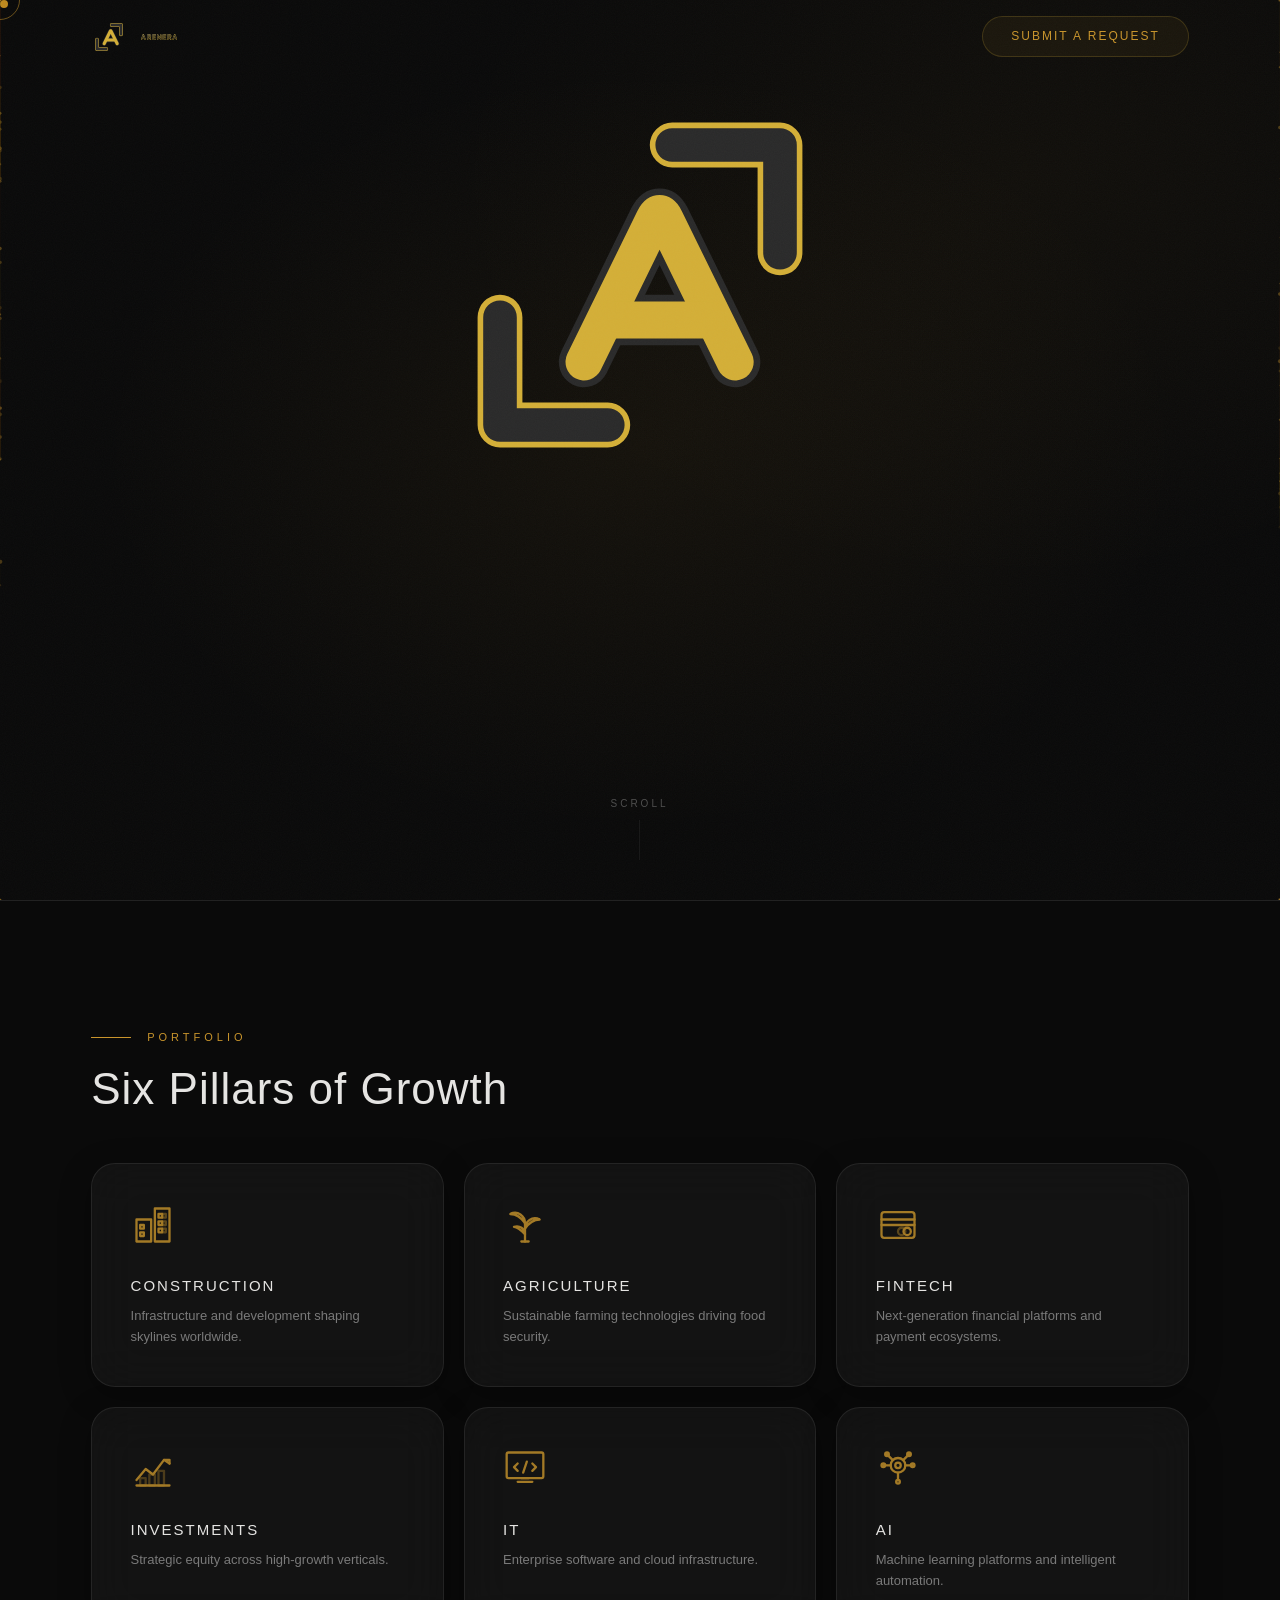
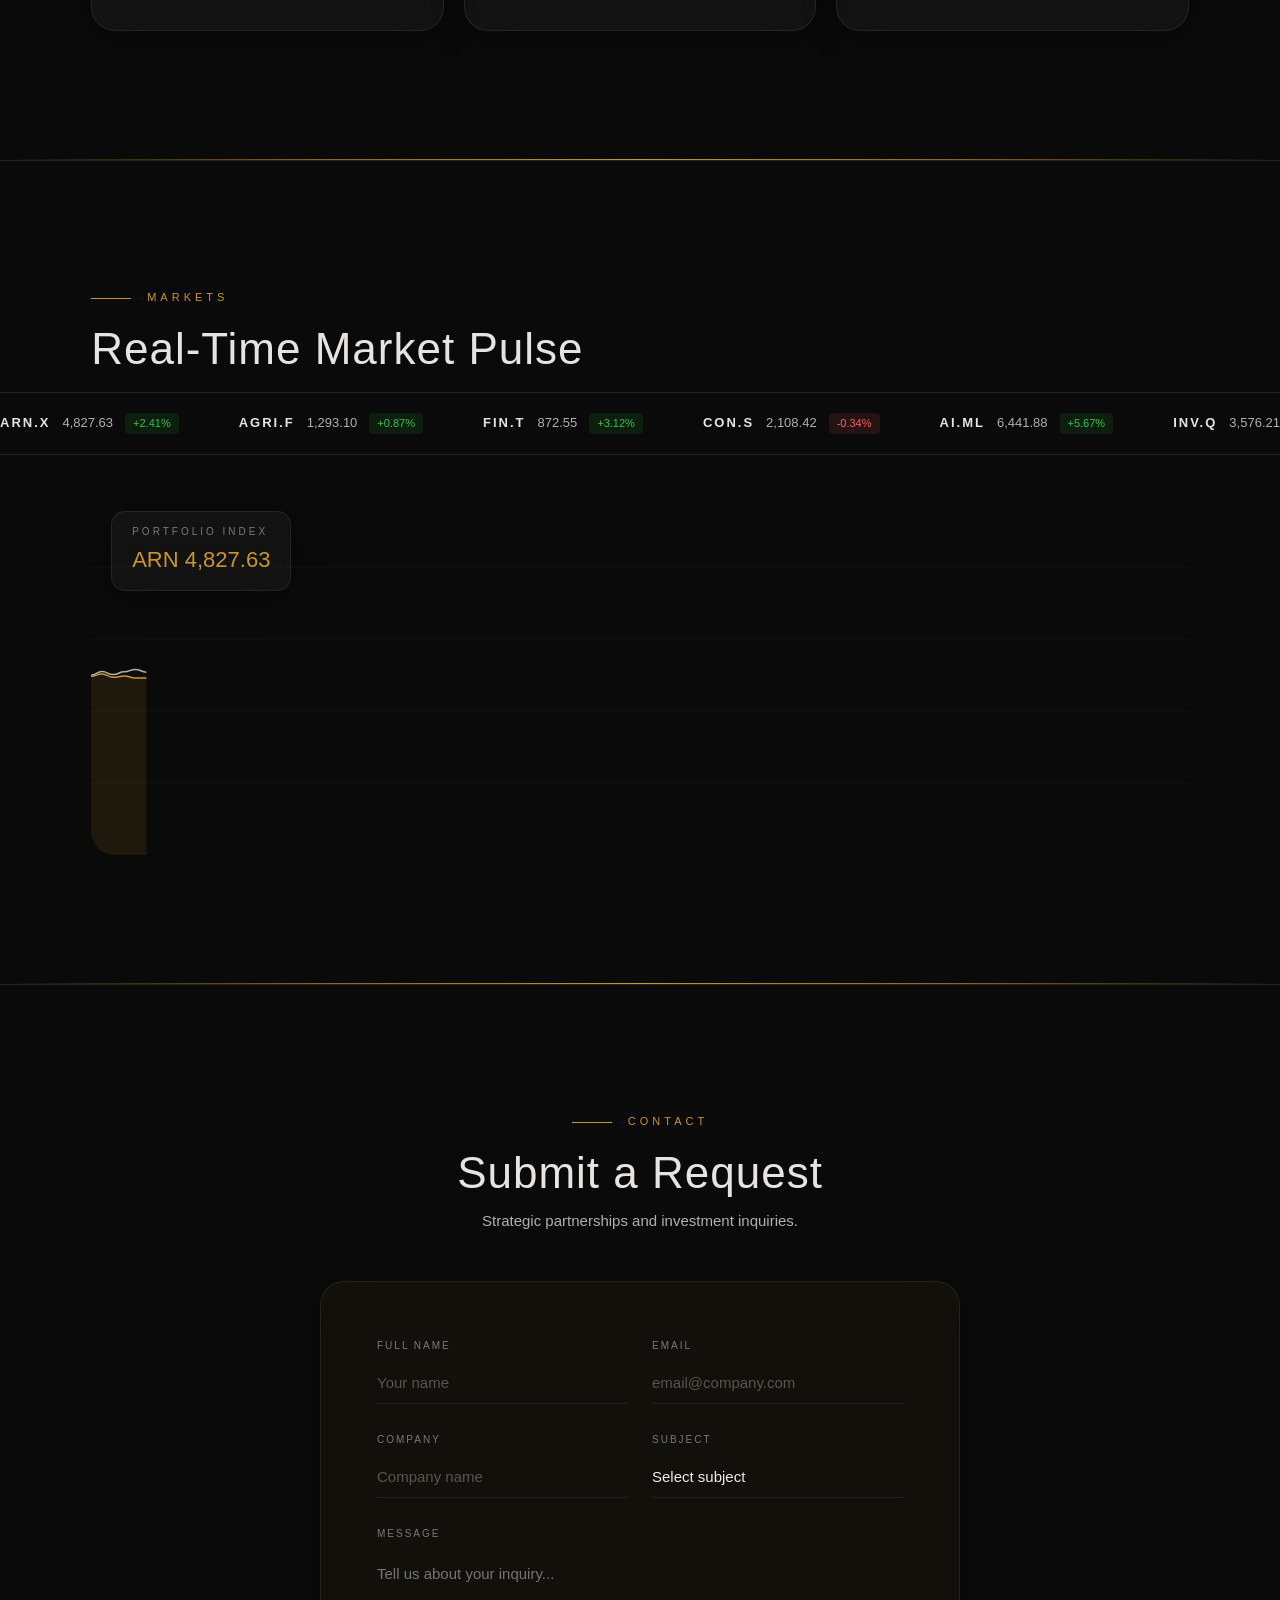
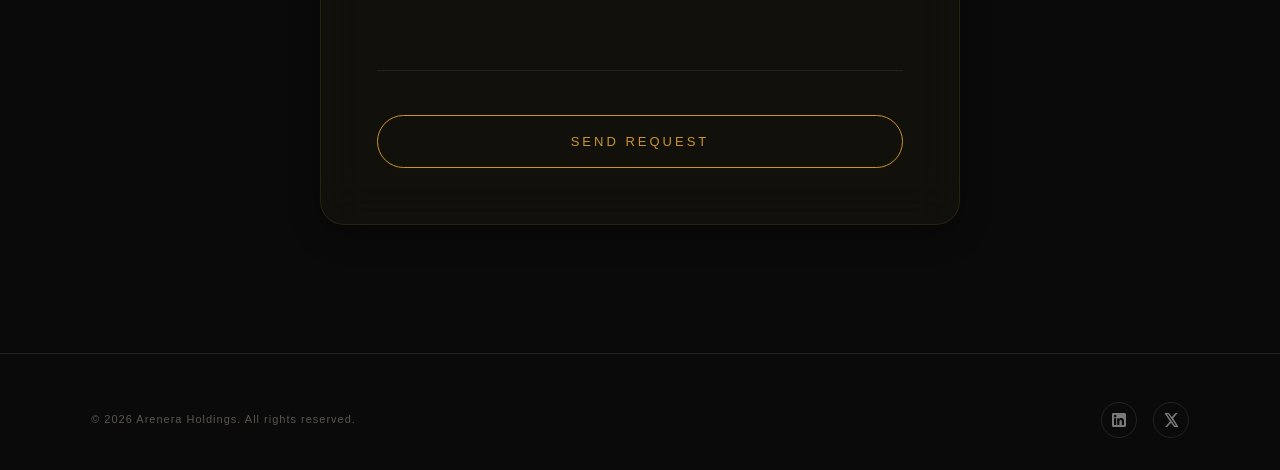
<file: index-full.html>
<!DOCTYPE html>
<html lang="en">
<head>
  <meta charset="UTF-8">
  <meta name="viewport" content="width=device-width, initial-scale=1.0">
  <title>ARENERA — Where Industries Converge</title>
  <meta name="description" content="Arenera is a premium holding company spanning construction, agriculture, fintech, investments, IT, and AI.">
  <link href="https://fonts.googleapis.com/css2?family=JetBrains+Mono:wght@300;400;500&display=swap" rel="stylesheet">
  <link rel="stylesheet" href="css/style.css">
  <link rel="icon" type="image/svg+xml" href="assets/logo.svg">
</head>
<body>

  <!-- Shared SVG definitions -->
  <svg xmlns="http://www.w3.org/2000/svg" style="position:absolute;width:0;height:0;overflow:hidden;" aria-hidden="true">
    <defs>
      <linearGradient id="mGold" x1="0" y1="0" x2="0.4" y2="1">
        <stop offset="0%" stop-color="#DCBD5C"/><stop offset="35%" stop-color="#D4AF37"/>
        <stop offset="70%" stop-color="#C9A42E"/><stop offset="100%" stop-color="#D4AF37"/>
      </linearGradient>
      <linearGradient id="mBlk" x1="0" y1="0" x2="0.3" y2="1">
        <stop offset="0%" stop-color="#2E2E2E"/><stop offset="40%" stop-color="#1E1E1E"/>
        <stop offset="70%" stop-color="#262626"/><stop offset="100%" stop-color="#1A1A1A"/>
      </linearGradient>
      <linearGradient id="mBlkO" x1="0" y1="0" x2="0.5" y2="1">
        <stop offset="0%" stop-color="#333"/><stop offset="50%" stop-color="#1A1A1A"/>
        <stop offset="100%" stop-color="#252525"/>
      </linearGradient>
      <linearGradient id="mGoldO" x1="0" y1="0" x2="0.5" y2="1">
        <stop offset="0%" stop-color="#DCBD5C"/><stop offset="50%" stop-color="#D4AF37"/>
        <stop offset="100%" stop-color="#C9A42E"/>
      </linearGradient>
      <filter id="sh" x="-8%" y="-8%" width="120%" height="120%">
        <feDropShadow dx="1.5" dy="2" stdDeviation="2.5" flood-color="#000" flood-opacity="0.4"/>
      </filter>
      <path id="wmLetters" d="M 5 60 L 25 5 Q 27 0 29 5 L 49 60 M 14 40 L 40 40 M 82 60 L 82 5 M 82 5 L 105 5 Q 119 5 119 18 Q 119 32 105 32 L 82 32 M 102 32 L 119 60 M 147 60 L 147 5 M 147 5 L 180 5 M 147 32 L 175 32 M 147 60 L 180 60 M 208 60 L 208 5 M 208 5 L 248 60 M 248 60 L 248 5 M 276 60 L 276 5 M 276 5 L 309 5 M 276 32 L 304 32 M 276 60 L 309 60 M 337 60 L 337 5 M 337 5 L 360 5 Q 374 5 374 18 Q 374 32 360 32 L 337 32 M 357 32 L 374 60 M 402 60 L 422 5 Q 424 0 426 5 L 446 60 M 411 40 L 437 40"/>
    </defs>
  </svg>

  <div class="noise" aria-hidden="true"></div>
  <div class="cursor-dot" aria-hidden="true"></div>
  <div class="cursor-ring" aria-hidden="true"></div>

  <!-- ═══ PRELOADER ═══ -->
  <div id="preloader">
    <svg class="loader-logo" viewBox="0 0 300 300" xmlns="http://www.w3.org/2000/svg">
      <path d="M 50 173 L 50 250 L 127 250" fill="none" stroke="#D4AF37" stroke-width="32" stroke-linecap="round" stroke-linejoin="round"/>
      <path d="M 50 173 L 50 250 L 127 250" fill="none" stroke="#2A2A2A" stroke-width="24" stroke-linecap="round" stroke-linejoin="round"/>
      <g fill="none" stroke="#2A2A2A" stroke-width="36" stroke-linecap="round" stroke-linejoin="round"><path d="M 110 205 L 160 103 Q 164 95 168 103 L 218 205"/><path d="M 130 175 L 198 175"/></g>
      <g fill="none" stroke="#D4AF37" stroke-width="26.4" stroke-linecap="round" stroke-linejoin="round"><path d="M 110 205 L 160 103 Q 164 95 168 103 L 218 205"/><path d="M 130 175 L 198 175"/></g>
      <path d="M 250 127 L 250 50 L 173 50" fill="none" stroke="#D4AF37" stroke-width="32" stroke-linecap="round" stroke-linejoin="round"/>
      <path d="M 250 127 L 250 50 L 173 50" fill="none" stroke="#2A2A2A" stroke-width="24" stroke-linecap="round" stroke-linejoin="round"/>
    </svg>
    <div class="loader-bar"><div class="loader-bar-fill"></div></div>
  </div>

  <!-- ═══ NAVIGATION ═══ -->
  <nav class="nav">
    <div class="nav-inner">
      <a href="#" class="nav-logo" aria-label="Arenera Home">
        <svg viewBox="0 0 300 300" xmlns="http://www.w3.org/2000/svg" width="36" height="36">
          <path d="M 50 173 L 50 250 L 127 250" fill="none" stroke="#D4AF37" stroke-width="32" stroke-linecap="round" stroke-linejoin="round"/>
          <path d="M 50 173 L 50 250 L 127 250" fill="none" stroke="#2A2A2A" stroke-width="24" stroke-linecap="round" stroke-linejoin="round"/>
          <g fill="none" stroke="#2A2A2A" stroke-width="36" stroke-linecap="round" stroke-linejoin="round"><path d="M 110 205 L 160 103 Q 164 95 168 103 L 218 205"/><path d="M 130 175 L 198 175"/></g>
          <g fill="none" stroke="#D4AF37" stroke-width="26.4" stroke-linecap="round" stroke-linejoin="round"><path d="M 110 205 L 160 103 Q 164 95 168 103 L 218 205"/><path d="M 130 175 L 198 175"/></g>
          <path d="M 250 127 L 250 50 L 173 50" fill="none" stroke="#D4AF37" stroke-width="32" stroke-linecap="round" stroke-linejoin="round"/>
          <path d="M 250 127 L 250 50 L 173 50" fill="none" stroke="#2A2A2A" stroke-width="24" stroke-linecap="round" stroke-linejoin="round"/>
        </svg>
        <svg class="nav-wordmark" viewBox="-2 -6 454 74" xmlns="http://www.w3.org/2000/svg" aria-label="Arenera">
          <use href="#wmLetters" fill="none" stroke="url(#mGoldO)" stroke-width="16" stroke-linecap="round" stroke-linejoin="round"/>
          <use href="#wmLetters" fill="none" stroke="url(#mBlk)" stroke-width="11" stroke-linecap="round" stroke-linejoin="round"/>
        </svg>
      </a>
      <a href="#request" class="nav-cta">Submit a Request</a>
    </div>
  </nav>

  <!-- ═══ HERO ═══ -->
  <section class="hero" id="hero">
    <canvas id="particles-canvas" aria-hidden="true"></canvas>
    <div class="hero-gradient" aria-hidden="true"></div>
    <!-- Floating words added by JS -->

    <div class="hero-content">
      <div class="hero-logo-container">
        <svg class="hero-logo" viewBox="0 0 300 300" xmlns="http://www.w3.org/2000/svg">
          <path d="M 50 173 L 50 250 L 127 250" fill="none" stroke="#D4AF37" stroke-width="32" stroke-linecap="round" stroke-linejoin="round"/>
          <path d="M 50 173 L 50 250 L 127 250" fill="none" stroke="#2A2A2A" stroke-width="24" stroke-linecap="round" stroke-linejoin="round"/>
          <g fill="none" stroke="#2A2A2A" stroke-width="36" stroke-linecap="round" stroke-linejoin="round"><path d="M 110 205 L 160 103 Q 164 95 168 103 L 218 205"/><path d="M 130 175 L 198 175"/></g>
          <g fill="none" stroke="#D4AF37" stroke-width="26.4" stroke-linecap="round" stroke-linejoin="round"><path d="M 110 205 L 160 103 Q 164 95 168 103 L 218 205"/><path d="M 130 175 L 198 175"/></g>
          <path d="M 250 127 L 250 50 L 173 50" fill="none" stroke="#D4AF37" stroke-width="32" stroke-linecap="round" stroke-linejoin="round"/>
          <path d="M 250 127 L 250 50 L 173 50" fill="none" stroke="#2A2A2A" stroke-width="24" stroke-linecap="round" stroke-linejoin="round"/>
        </svg>
      </div>

      <h1 class="hero-title" aria-label="ARENERA">
        <svg class="hero-wordmark" viewBox="-2 -6 454 74" xmlns="http://www.w3.org/2000/svg" role="img" aria-hidden="true">
          <use href="#wmLetters" fill="none" stroke="url(#mGoldO)" stroke-width="16" stroke-linecap="round" stroke-linejoin="round"/>
          <use href="#wmLetters" fill="none" stroke="url(#mBlk)" stroke-width="11" stroke-linecap="round" stroke-linejoin="round"/>
        </svg>
      </h1>

      <div class="hero-panel glass-gold">
        <p class="hero-tagline">Where Industries Converge</p>
        <a href="#request" class="hero-cta">
          <span>Submit a Request</span>
          <svg width="16" height="16" viewBox="0 0 16 16" fill="none" stroke="currentColor" stroke-width="1.5" stroke-linecap="round" stroke-linejoin="round">
            <line x1="1" y1="8" x2="14" y2="8"/><polyline points="9,3 14,8 9,13"/>
          </svg>
        </a>
      </div>
    </div>

    <div class="hero-scroll-indicator">
      <span>Scroll</span>
      <div class="scroll-line"></div>
    </div>
  </section>

  <!-- ═══ SECTORS ═══ -->
  <section class="section sectors" id="sectors">
    <div class="container">
      <div class="reveal">
        <span class="section-label">Portfolio</span>
        <h2 class="section-title">Six Pillars of Growth</h2>
      </div>

      <div class="sectors-grid">
        <div class="sector-card glass reveal-scale" data-delay="0">
          <svg class="sector-icon" viewBox="0 0 48 48" fill="none" stroke="currentColor" stroke-width="2.5" stroke-linecap="round" stroke-linejoin="round">
            <rect x="6" y="18" width="16" height="24"/><rect x="26" y="6" width="16" height="36"/>
            <rect x="10" y="24" width="4" height="4"/><rect x="10" y="32" width="4" height="4"/>
            <rect x="30" y="12" width="4" height="4"/><rect x="34" y="12" width="4" height="4" opacity="0.5"/>
            <rect x="30" y="20" width="4" height="4"/><rect x="34" y="20" width="4" height="4" opacity="0.5"/>
            <rect x="30" y="28" width="4" height="4"/><rect x="34" y="28" width="4" height="4" opacity="0.5"/>
          </svg>
          <h3 class="sector-name">Construction</h3>
          <p class="sector-desc">Infrastructure and development shaping skylines worldwide.</p>
        </div>

        <div class="sector-card glass reveal-scale" data-delay="100">
          <svg class="sector-icon" viewBox="0 0 48 48" fill="none" stroke="currentColor" stroke-width="2.5" stroke-linecap="round" stroke-linejoin="round">
            <path d="M 24 42 L 24 22"/><path d="M 24 22 C 24 14 16 8 8 12 C 14 12 20 16 24 22"/>
            <path d="M 24 28 C 24 20 32 14 40 18 C 34 18 28 22 24 28"/><path d="M 24 34 C 24 28 18 24 12 26 C 16 26 20 30 24 34"/><line x1="20" y1="42" x2="28" y2="42"/>
          </svg>
          <h3 class="sector-name">Agriculture</h3>
          <p class="sector-desc">Sustainable farming technologies driving food security.</p>
        </div>

        <div class="sector-card glass reveal-scale" data-delay="200">
          <svg class="sector-icon" viewBox="0 0 48 48" fill="none" stroke="currentColor" stroke-width="2.5" stroke-linecap="round" stroke-linejoin="round">
            <rect x="6" y="10" width="36" height="28" rx="3"/><line x1="6" y1="18" x2="42" y2="18"/><line x1="6" y1="24" x2="42" y2="24"/>
            <circle cx="34" cy="31" r="4"/><circle cx="28" cy="31" r="4" opacity="0.5"/>
          </svg>
          <h3 class="sector-name">Fintech</h3>
          <p class="sector-desc">Next-generation financial platforms and payment ecosystems.</p>
        </div>

        <div class="sector-card glass reveal-scale" data-delay="300">
          <svg class="sector-icon" viewBox="0 0 48 48" fill="none" stroke="currentColor" stroke-width="2.5" stroke-linecap="round" stroke-linejoin="round">
            <polyline points="6,36 16,24 24,30 36,14 42,18"/><polyline points="36,14 42,14 42,18"/><line x1="6" y1="42" x2="42" y2="42"/>
            <rect x="10" y="34" width="6" height="8" opacity="0.4"/><rect x="20" y="30" width="6" height="12" opacity="0.4"/><rect x="30" y="26" width="6" height="16" opacity="0.4"/>
          </svg>
          <h3 class="sector-name">Investments</h3>
          <p class="sector-desc">Strategic equity across high-growth verticals.</p>
        </div>

        <div class="sector-card glass reveal-scale" data-delay="400">
          <svg class="sector-icon" viewBox="0 0 48 48" fill="none" stroke="currentColor" stroke-width="2.5" stroke-linecap="round" stroke-linejoin="round">
            <rect x="4" y="6" width="40" height="28" rx="2"/><line x1="16" y1="38" x2="32" y2="38"/><line x1="20" y1="34" x2="28" y2="34"/>
            <polyline points="16,18 12,22 16,26"/><polyline points="32,18 36,22 32,26"/><line x1="22" y1="28" x2="26" y2="16"/>
          </svg>
          <h3 class="sector-name">IT</h3>
          <p class="sector-desc">Enterprise software and cloud infrastructure.</p>
        </div>

        <div class="sector-card glass reveal-scale" data-delay="500">
          <svg class="sector-icon" viewBox="0 0 48 48" fill="none" stroke="currentColor" stroke-width="2.5" stroke-linecap="round" stroke-linejoin="round">
            <circle cx="24" cy="20" r="8"/><circle cx="24" cy="20" r="3"/><line x1="24" y1="28" x2="24" y2="36"/>
            <line x1="16" y1="20" x2="8" y2="20"/><line x1="32" y1="20" x2="40" y2="20"/>
            <line x1="18.34" y1="14.34" x2="12" y2="8"/><line x1="29.66" y1="14.34" x2="36" y2="8"/>
            <circle cx="24" cy="38" r="2"/><circle cx="8" cy="20" r="2"/><circle cx="40" cy="20" r="2"/><circle cx="12" cy="8" r="2"/><circle cx="36" cy="8" r="2"/>
          </svg>
          <h3 class="sector-name">AI</h3>
          <p class="sector-desc">Machine learning platforms and intelligent automation.</p>
        </div>
      </div>
    </div>
  </section>

  <hr class="gold-rule">

  <!-- ═══ MARKETS ═══ -->
  <section class="section markets" id="markets">
    <div class="container">
      <div class="reveal">
        <span class="section-label">Markets</span>
        <h2 class="section-title">Real-Time Market Pulse</h2>
      </div>
    </div>

    <div class="ticker-wrap" aria-hidden="true">
      <div class="ticker-track">
        <div class="ticker-item"><span class="ticker-symbol">ARN.X</span><span class="ticker-value">4,827.63</span><span class="ticker-change up">+2.41%</span></div>
        <div class="ticker-item"><span class="ticker-symbol">AGRI.F</span><span class="ticker-value">1,293.10</span><span class="ticker-change up">+0.87%</span></div>
        <div class="ticker-item"><span class="ticker-symbol">FIN.T</span><span class="ticker-value">872.55</span><span class="ticker-change up">+3.12%</span></div>
        <div class="ticker-item"><span class="ticker-symbol">CON.S</span><span class="ticker-value">2,108.42</span><span class="ticker-change down">-0.34%</span></div>
        <div class="ticker-item"><span class="ticker-symbol">AI.ML</span><span class="ticker-value">6,441.88</span><span class="ticker-change up">+5.67%</span></div>
        <div class="ticker-item"><span class="ticker-symbol">INV.Q</span><span class="ticker-value">3,576.21</span><span class="ticker-change up">+1.09%</span></div>
        <div class="ticker-item"><span class="ticker-symbol">IT.CL</span><span class="ticker-value">951.73</span><span class="ticker-change up">+2.88%</span></div>
      </div>
    </div>

    <div class="container">
      <div class="dataviz-wrap reveal-scale" data-delay="200">
        <div class="dataviz-overlay glass">
          <div class="label">Portfolio Index</div>
          <div class="value">ARN 4,827.63</div>
        </div>
        <canvas id="dataviz-canvas" class="dataviz-canvas"></canvas>
      </div>
    </div>
  </section>

  <hr class="gold-rule">

  <!-- ═══ REQUEST FORM ═══ -->
  <section class="section request" id="request">
    <div class="container">
      <div class="reveal" style="text-align:center;">
        <span class="section-label" style="justify-content:center;">Contact</span>
        <h2 class="section-title" style="margin:0 auto 8px;">Submit a Request</h2>
        <p class="section-subtitle" style="margin:0 auto;">Strategic partnerships and investment inquiries.</p>
      </div>

      <div class="request-form-wrap glass-gold">
        <form id="request-form">
          <div class="form-grid">
            <div class="form-group">
              <label class="form-label" for="f-name">Full Name</label>
              <input class="form-input" type="text" id="f-name" name="name" placeholder="Your name" required>
              <span class="form-error">Required field</span>
            </div>
            <div class="form-group">
              <label class="form-label" for="f-email">Email</label>
              <input class="form-input" type="email" id="f-email" name="email" placeholder="email@company.com" required>
              <span class="form-error">Required field</span>
            </div>
            <div class="form-group">
              <label class="form-label" for="f-company">Company</label>
              <input class="form-input" type="text" id="f-company" name="company" placeholder="Company name">
            </div>
            <div class="form-group">
              <label class="form-label" for="f-subject">Subject</label>
              <select class="form-select" id="f-subject" name="subject" required>
                <option value="" disabled selected>Select subject</option>
                <option value="partnership">Partnership</option>
                <option value="investment">Investment</option>
                <option value="technology">Technology</option>
                <option value="general">General Inquiry</option>
              </select>
              <span class="form-error">Please select a subject</span>
            </div>
            <div class="form-group full">
              <label class="form-label" for="f-message">Message</label>
              <textarea class="form-textarea" id="f-message" name="message" placeholder="Tell us about your inquiry..." rows="4" required></textarea>
              <span class="form-error">Required field</span>
            </div>
          </div>
          <button type="submit" class="form-submit"><span>Send Request</span></button>
        </form>

        <div id="form-success" class="form-success">
          <div class="form-success-icon">
            <svg width="28" height="28" viewBox="0 0 28 28" fill="none" stroke="#D4AF37" stroke-width="2.5" stroke-linecap="round" stroke-linejoin="round">
              <polyline points="6,14 12,20 22,8"/>
            </svg>
          </div>
          <h3>Request Received</h3>
          <p>Our team will contact you within 24 hours.</p>
        </div>
      </div>
    </div>
  </section>

  <!-- ═══ FOOTER ═══ -->
  <footer class="footer">
    <div class="container">
      <div class="footer-inner">
        <span class="footer-copy">&copy; <span id="year"></span> Arenera Holdings. All rights reserved.</span>
        <div class="footer-social">
          <a href="#" aria-label="LinkedIn">
            <svg width="16" height="16" viewBox="0 0 16 16" fill="currentColor">
              <path d="M13.6 1H2.4C1.6 1 1 1.6 1 2.4v11.2c0 .8.6 1.4 1.4 1.4h11.2c.8 0 1.4-.6 1.4-1.4V2.4c0-.8-.6-1.4-1.4-1.4zM5.2 13H3V6.3h2.2V13zM4.1 5.4c-.7 0-1.3-.6-1.3-1.3 0-.7.6-1.3 1.3-1.3.7 0 1.3.6 1.3 1.3 0 .7-.6 1.3-1.3 1.3zM13 13h-2.2V9.7c0-.8 0-1.8-1.1-1.8s-1.3.9-1.3 1.8V13H6.2V6.3h2.1v.9c.3-.6 1-1.1 2.1-1.1 2.2 0 2.6 1.5 2.6 3.4V13z"/>
            </svg>
          </a>
          <a href="#" aria-label="X">
            <svg width="16" height="16" viewBox="0 0 16 16" fill="currentColor">
              <path d="M12.6 1h2.1l-4.6 5.3L15.5 15h-4.2l-3.3-4.3L4.2 15H2.1l4.9-5.6L1.5 1h4.3l3 3.9L12.6 1zm-.7 12.6h1.2L5.2 2.3H3.9l8 11.3z"/>
            </svg>
          </a>
        </div>
      </div>
    </div>
  </footer>

  <script src="js/main.js"></script>
</body>
</html>
</file>
<file: css/style.css>
/* ============================================
   ARENERA — Premium Landing Page
   iOS 26+ Glassmorphism | Matte Black + Gold
   ============================================ */

:root {
  --black: #0A0A0A;
  --black-card: #141414;
  --black-elevated: #1A1A1A;
  --black-border: #222222;
  --gold: #C9952C;
  --gold-light: #D4A843;
  --gold-bright: #E8C86A;
  --gold-dim: #8B6914;
  --gold-logo: #D4AF37;
  --platinum: #E5E4E2;
  --silver: #B0B0B0;
  --silver-dark: #7A7A7A;
  --text-primary: #F0EDE6;
  --text-muted: #5A5550;
  --font-display: 'Helvetica Neue', 'Helvetica', 'Arial', sans-serif;
  --font-mono: 'JetBrains Mono', 'Fira Code', monospace;
  --ease-out-expo: cubic-bezier(0.16, 1, 0.3, 1);
  --radius-glass: 24px;
}

*, *::before, *::after { margin: 0; padding: 0; box-sizing: border-box; }

html { scroll-behavior: smooth; -webkit-font-smoothing: antialiased; overflow-x: hidden; }

body {
  font-family: var(--font-display);
  background: var(--black);
  color: var(--text-primary);
  line-height: 1.6;
  overflow-x: hidden;
}

::selection { background: var(--gold); color: var(--black); }
a { color: inherit; text-decoration: none; }

.container { max-width: 1200px; margin: 0 auto; padding: 0 clamp(20px, 4vw, 60px); }

/* ─── Noise Overlay ─── */
.noise {
  position: fixed; inset: 0; pointer-events: none; z-index: 9998; opacity: 0.03;
  background-image: url("data:image/svg+xml,%3Csvg viewBox='0 0 256 256' xmlns='http://www.w3.org/2000/svg'%3E%3Cfilter id='n'%3E%3CfeTurbulence type='fractalNoise' baseFrequency='0.9' numOctaves='4' stitchTiles='stitch'/%3E%3C/filter%3E%3Crect width='100%25' height='100%25' filter='url(%23n)'/%3E%3C/svg%3E");
  background-repeat: repeat; background-size: 256px;
}

/* ─── Custom Cursor ─── */
.cursor-dot {
  width: 8px; height: 8px; background: var(--gold); border-radius: 50%;
  position: fixed; top: 0; left: 0; pointer-events: none; z-index: 10000;
  mix-blend-mode: difference; transition: transform 0.15s var(--ease-out-expo);
}
.cursor-ring {
  width: 40px; height: 40px; border: 1.5px solid var(--gold); border-radius: 50%;
  position: fixed; top: 0; left: 0; pointer-events: none; z-index: 10000; opacity: 0.5;
  transition: width 0.3s var(--ease-out-expo), height 0.3s var(--ease-out-expo), opacity 0.3s;
}
.cursor-ring.hover { width: 60px; height: 60px; opacity: 1; }
@media (hover: none) { .cursor-dot, .cursor-ring { display: none; } }

/* ─── Preloader ─── */
#preloader {
  position: fixed; inset: 0; background: var(--black); z-index: 9999;
  display: flex; align-items: center; justify-content: center; flex-direction: column;
  transition: opacity 0.8s var(--ease-out-expo);
}
#preloader.loaded { opacity: 0; pointer-events: none; }
#preloader .loader-logo { width: 80px; height: 80px; animation: pulse-gold 1.5s ease-in-out infinite; }
#preloader .loader-bar { width: 200px; height: 2px; background: var(--black-border); margin-top: 40px; border-radius: 2px; overflow: hidden; }
#preloader .loader-bar-fill { height: 100%; background: linear-gradient(90deg, var(--gold-dim), var(--gold), var(--gold-bright)); width: 0%; border-radius: 2px; transition: width 0.3s; }
@keyframes pulse-gold { 0%, 100% { opacity: 0.4; transform: scale(0.95); } 50% { opacity: 1; transform: scale(1); } }

/* ─── Glassmorphism ─── */
.glass {
  backdrop-filter: blur(24px) saturate(180%);
  -webkit-backdrop-filter: blur(24px) saturate(180%);
  background: rgba(255, 255, 255, 0.04);
  border: 1px solid rgba(255, 255, 255, 0.08);
  border-radius: var(--radius-glass);
  box-shadow: 0 8px 32px rgba(0, 0, 0, 0.3);
}

.glass-gold {
  backdrop-filter: blur(24px) saturate(180%);
  -webkit-backdrop-filter: blur(24px) saturate(180%);
  background: rgba(212, 175, 55, 0.04);
  border: 1px solid rgba(212, 175, 55, 0.12);
  border-radius: var(--radius-glass);
  box-shadow: 0 8px 32px rgba(0, 0, 0, 0.3);
}

/* ─── Navigation ─── */
.nav {
  position: fixed; top: 0; left: 0; right: 0; z-index: 1000;
  padding: 16px 0;
  transition: background 0.4s, padding 0.4s, backdrop-filter 0.4s;
}
.nav.scrolled {
  background: rgba(10, 10, 10, 0.7);
  backdrop-filter: blur(24px) saturate(180%);
  -webkit-backdrop-filter: blur(24px) saturate(180%);
  padding: 10px 0;
  border-bottom: 1px solid rgba(255, 255, 255, 0.06);
}
.nav-inner {
  display: flex; align-items: center; justify-content: space-between;
  max-width: 1200px; margin: 0 auto; padding: 0 clamp(20px, 4vw, 60px);
}
.nav-logo { display: flex; align-items: center; gap: 14px; }
.nav-logo svg, .nav-logo img { height: 36px; width: 36px; }
.nav-wordmark { height: 22px; width: auto; }

.nav-cta {
  display: inline-flex; align-items: center; gap: 8px;
  padding: 10px 28px;
  font-size: 12px; font-weight: 500; letter-spacing: 2px; text-transform: uppercase;
  color: var(--gold); font-family: var(--font-display);
  background: rgba(212, 175, 55, 0.06);
  border: 1px solid rgba(212, 175, 55, 0.2);
  border-radius: 100px; cursor: pointer;
  transition: all 0.4s var(--ease-out-expo);
}
.nav-cta:hover {
  background: var(--gold); color: var(--black);
  border-color: var(--gold);
  box-shadow: 0 0 30px rgba(212, 175, 55, 0.2);
}

/* ─── Hero ─── */
.hero {
  min-height: 100vh; display: flex; align-items: center; justify-content: center;
  position: relative; overflow: hidden;
}
#particles-canvas { position: absolute; inset: 0; z-index: 0; }
.hero-gradient {
  position: absolute; inset: 0; z-index: 1;
  background: radial-gradient(ellipse at 50% 50%, rgba(201,149,44,0.06) 0%, transparent 60%),
              radial-gradient(ellipse at 80% 20%, rgba(201,149,44,0.04) 0%, transparent 40%);
}
.hero-content { position: relative; z-index: 2; text-align: center; padding: 40px 20px; }
.hero-logo-container { margin-bottom: 24px; display: flex; justify-content: center; }
.hero-logo {
  width: clamp(200px, 35vw, 420px); height: clamp(200px, 35vw, 420px);
  opacity: 0; transform: scale(0.8);
}
.hero-title {
  margin-bottom: 32px; opacity: 0; transform: translateY(30px);
  display: flex; justify-content: center;
}
.hero-wordmark { width: clamp(300px, 50vw, 580px); height: auto; }

.hero-panel {
  max-width: 520px; margin: 0 auto; padding: 32px 40px;
  opacity: 0; transform: translateY(20px);
}
.hero-tagline {
  font-size: clamp(13px, 1.5vw, 16px); font-weight: 400;
  letter-spacing: clamp(3px, 0.8vw, 6px); text-transform: uppercase;
  color: var(--silver); margin-bottom: 28px;
}
.hero-cta {
  display: inline-flex; align-items: center; gap: 12px;
  padding: 18px 52px;
  font-size: 14px; font-weight: 500; letter-spacing: 3px; text-transform: uppercase;
  color: var(--gold); font-family: var(--font-display);
  background: transparent; border: 1.5px solid var(--gold);
  border-radius: 100px; cursor: pointer;
  position: relative; overflow: hidden;
  transition: all 0.5s var(--ease-out-expo);
}
.hero-cta::before {
  content: ''; position: absolute; inset: 0;
  background: var(--gold); border-radius: 100px;
  transform: translateY(100%); transition: transform 0.5s var(--ease-out-expo);
}
.hero-cta:hover { color: var(--black); box-shadow: 0 0 40px rgba(212,175,55,0.25); }
.hero-cta:hover::before { transform: translateY(0); }
.hero-cta span, .hero-cta svg { position: relative; z-index: 1; }
.hero-cta svg { transition: transform 0.3s; }
.hero-cta:hover svg { transform: translateX(4px); }

/* Floating expertise words */
.float-word {
  position: absolute; z-index: 1;
  font-size: clamp(12px, 1.5vw, 16px); font-weight: 400;
  letter-spacing: 4px; text-transform: uppercase;
  color: rgba(212, 175, 55, 0.12);
  pointer-events: none; white-space: nowrap;
  animation: float-drift 14s ease-in-out infinite;
  opacity: 0;
}
@keyframes float-drift {
  0% { opacity: 0; transform: translateY(20px) translateX(0); }
  15% { opacity: 1; }
  85% { opacity: 1; }
  100% { opacity: 0; transform: translateY(-40px) translateX(20px); }
}

.hero-scroll-indicator {
  position: absolute; bottom: 40px; left: 50%; transform: translateX(-50%);
  z-index: 2; display: flex; flex-direction: column; align-items: center; gap: 8px;
  opacity: 0; animation: fade-in 1s 2.5s forwards;
}
.hero-scroll-indicator span { font-size: 10px; letter-spacing: 3px; text-transform: uppercase; color: var(--silver-dark); }
.scroll-line { width: 1px; height: 40px; background: var(--black-border); position: relative; overflow: hidden; }
.scroll-line::after { content: ''; position: absolute; top: -100%; left: 0; width: 100%; height: 100%; background: var(--gold); animation: scroll-down 2s ease-in-out infinite; }
@keyframes scroll-down { 0% { top: -100%; } 100% { top: 100%; } }
@keyframes fade-in { to { opacity: 0.6; } }

/* ─── Scroll Reveal ─── */
.reveal { opacity: 0; transform: translateY(40px); transition: opacity 0.8s var(--ease-out-expo), transform 0.8s var(--ease-out-expo); }
.reveal.visible { opacity: 1; transform: translateY(0); }
.reveal-scale { opacity: 0; transform: scale(0.92); transition: opacity 0.8s var(--ease-out-expo), transform 0.8s var(--ease-out-expo); }
.reveal-scale.visible { opacity: 1; transform: scale(1); }

/* ─── Section Common ─── */
.section { padding: clamp(80px, 10vw, 140px) 0; position: relative; }
.section-label {
  font-size: 11px; font-weight: 500; letter-spacing: 4px; text-transform: uppercase;
  color: var(--gold); margin-bottom: 16px;
  display: flex; align-items: center; gap: 16px;
}
.section-label::before { content: ''; width: 40px; height: 1px; background: var(--gold); }
.section-title {
  font-size: clamp(28px, 4vw, 44px); font-weight: 300; letter-spacing: 1px;
  color: var(--platinum); margin-bottom: 16px; line-height: 1.2;
}
.section-subtitle { font-size: 15px; color: var(--silver); font-weight: 300; max-width: 500px; line-height: 1.7; }

/* ─── Sectors ─── */
.sectors { border-top: 1px solid var(--black-border); }
.sectors-grid {
  display: grid; grid-template-columns: repeat(3, 1fr);
  gap: 20px; margin-top: 48px;
}
.sector-card {
  padding: clamp(28px, 3vw, 40px); cursor: default;
  transition: all 0.5s var(--ease-out-expo);
}
.sector-card:hover {
  background: rgba(212, 175, 55, 0.06);
  border-color: rgba(212, 175, 55, 0.2);
  transform: translateY(-4px);
  box-shadow: 0 12px 40px rgba(0, 0, 0, 0.4);
}
.sector-icon { width: 44px; height: 44px; margin-bottom: 20px; color: var(--gold); opacity: 0.8; transition: opacity 0.3s; }
.sector-card:hover .sector-icon { opacity: 1; }
.sector-name { font-size: 15px; font-weight: 500; letter-spacing: 2px; text-transform: uppercase; color: var(--platinum); margin-bottom: 8px; }
.sector-desc { font-size: 13px; color: var(--silver-dark); line-height: 1.6; font-weight: 300; }

@media (max-width: 900px) { .sectors-grid { grid-template-columns: repeat(2, 1fr); } }
@media (max-width: 550px) { .sectors-grid { grid-template-columns: 1fr; } }

/* ─── Markets / Ticker ─── */
.markets { border-top: 1px solid var(--black-border); overflow: hidden; }
.ticker-wrap { overflow: hidden; padding: 20px 0; border-top: 1px solid var(--black-border); border-bottom: 1px solid var(--black-border); }
.ticker-track { display: flex; gap: 60px; animation: ticker-scroll 30s linear infinite; width: max-content; }
.ticker-item { display: flex; align-items: center; gap: 12px; white-space: nowrap; flex-shrink: 0; }
.ticker-symbol { font-size: 13px; font-weight: 600; letter-spacing: 2px; color: var(--platinum); }
.ticker-value { font-size: 13px; font-weight: 300; color: var(--silver); font-variant-numeric: tabular-nums; }
.ticker-change { font-size: 11px; font-weight: 500; padding: 2px 8px; border-radius: 4px; }
.ticker-change.up { color: #28c840; background: rgba(40,200,64,0.1); }
.ticker-change.down { color: #ff5f57; background: rgba(255,95,87,0.1); }
@keyframes ticker-scroll { 0% { transform: translateX(0); } 100% { transform: translateX(-50%); } }

.dataviz-wrap {
  position: relative; width: 100%; height: clamp(220px, 30vw, 360px);
  margin-top: 40px; overflow: hidden;
}
.dataviz-canvas { width: 100%; height: 100%; display: block; border-radius: var(--radius-glass); }
.dataviz-overlay {
  position: absolute; top: 16px; left: 20px; z-index: 2;
  padding: 12px 20px; border-radius: 14px;
}
.dataviz-overlay .label { font-size: 10px; letter-spacing: 3px; text-transform: uppercase; color: var(--silver-dark); margin-bottom: 2px; }
.dataviz-overlay .value { font-size: 22px; font-weight: 300; color: var(--gold); font-variant-numeric: tabular-nums; }

/* ─── Request Form ─── */
.request { border-top: 1px solid var(--black-border); }
.request-form-wrap {
  max-width: 640px; margin: 48px auto 0;
  padding: clamp(32px, 5vw, 56px);
}
.form-grid { display: grid; grid-template-columns: 1fr 1fr; gap: 28px 24px; }
.form-group { position: relative; }
.form-group.full { grid-column: 1 / -1; }
.form-label {
  display: block; font-size: 10px; font-weight: 500; letter-spacing: 2px;
  text-transform: uppercase; color: var(--silver-dark); margin-bottom: 8px;
}
.form-input, .form-select, .form-textarea {
  width: 100%; background: transparent;
  border: none; border-bottom: 1px solid var(--black-border);
  padding: 12px 0; font-size: 15px; font-weight: 300;
  color: var(--text-primary); font-family: var(--font-display);
  transition: border-color 0.3s;
  border-radius: 0; outline: none;
  -webkit-appearance: none;
}
.form-input:focus, .form-select:focus, .form-textarea:focus { border-bottom-color: var(--gold); }
.form-input::placeholder { color: var(--text-muted); }
.form-textarea { resize: none; min-height: 100px; line-height: 1.6; }
.form-select { cursor: pointer; color: var(--text-primary); }
.form-select option { background: var(--black-card); color: var(--text-primary); }
.form-input.error, .form-textarea.error, .form-select.error { border-bottom-color: #ff5f57; }
.form-error { font-size: 11px; color: #ff5f57; margin-top: 4px; display: none; }
.form-error.show { display: block; }

.form-submit {
  width: 100%; margin-top: 36px; padding: 18px;
  font-size: 13px; font-weight: 500; letter-spacing: 3px; text-transform: uppercase;
  color: var(--gold); font-family: var(--font-display);
  background: transparent; border: 1.5px solid var(--gold);
  border-radius: 100px; cursor: pointer;
  position: relative; overflow: hidden;
  transition: all 0.5s var(--ease-out-expo);
}
.form-submit::before {
  content: ''; position: absolute; inset: 0;
  background: var(--gold); border-radius: 100px;
  transform: translateY(100%); transition: transform 0.5s var(--ease-out-expo);
}
.form-submit:hover { color: var(--black); box-shadow: 0 0 30px rgba(212,175,55,0.2); }
.form-submit:hover::before { transform: translateY(0); }
.form-submit span { position: relative; z-index: 1; }

/* Form success state */
.form-success {
  text-align: center; padding: 60px 20px; display: none;
}
.form-success.show { display: block; }
.form-success-icon {
  width: 64px; height: 64px; margin: 0 auto 24px;
  border: 2px solid var(--gold); border-radius: 50%;
  display: flex; align-items: center; justify-content: center;
  animation: scale-in 0.5s var(--ease-out-expo);
}
@keyframes scale-in { from { transform: scale(0); opacity: 0; } to { transform: scale(1); opacity: 1; } }
.form-success h3 { font-size: 24px; font-weight: 300; color: var(--platinum); margin-bottom: 8px; }
.form-success p { font-size: 14px; color: var(--silver-dark); }

@media (max-width: 550px) { .form-grid { grid-template-columns: 1fr; } }

/* ─── Footer ─── */
.footer { border-top: 1px solid var(--black-border); padding: 48px 0 32px; }
.footer-inner { display: flex; justify-content: space-between; align-items: center; }
.footer-copy { font-size: 11px; color: var(--text-muted); letter-spacing: 1px; }
.footer-social { display: flex; gap: 16px; }
.footer-social a {
  width: 36px; height: 36px; display: flex; align-items: center; justify-content: center;
  border: 1px solid var(--black-border); border-radius: 50%;
  color: var(--silver-dark); transition: all 0.3s;
}
.footer-social a:hover { border-color: var(--gold); color: var(--gold); }

@media (max-width: 550px) { .footer-inner { flex-direction: column; gap: 20px; text-align: center; } }

/* ─── Gold Rule ─── */
.gold-rule { border: none; height: 1px; background: linear-gradient(90deg, transparent, var(--gold-dim), var(--gold), var(--gold-dim), transparent); }
</file>
